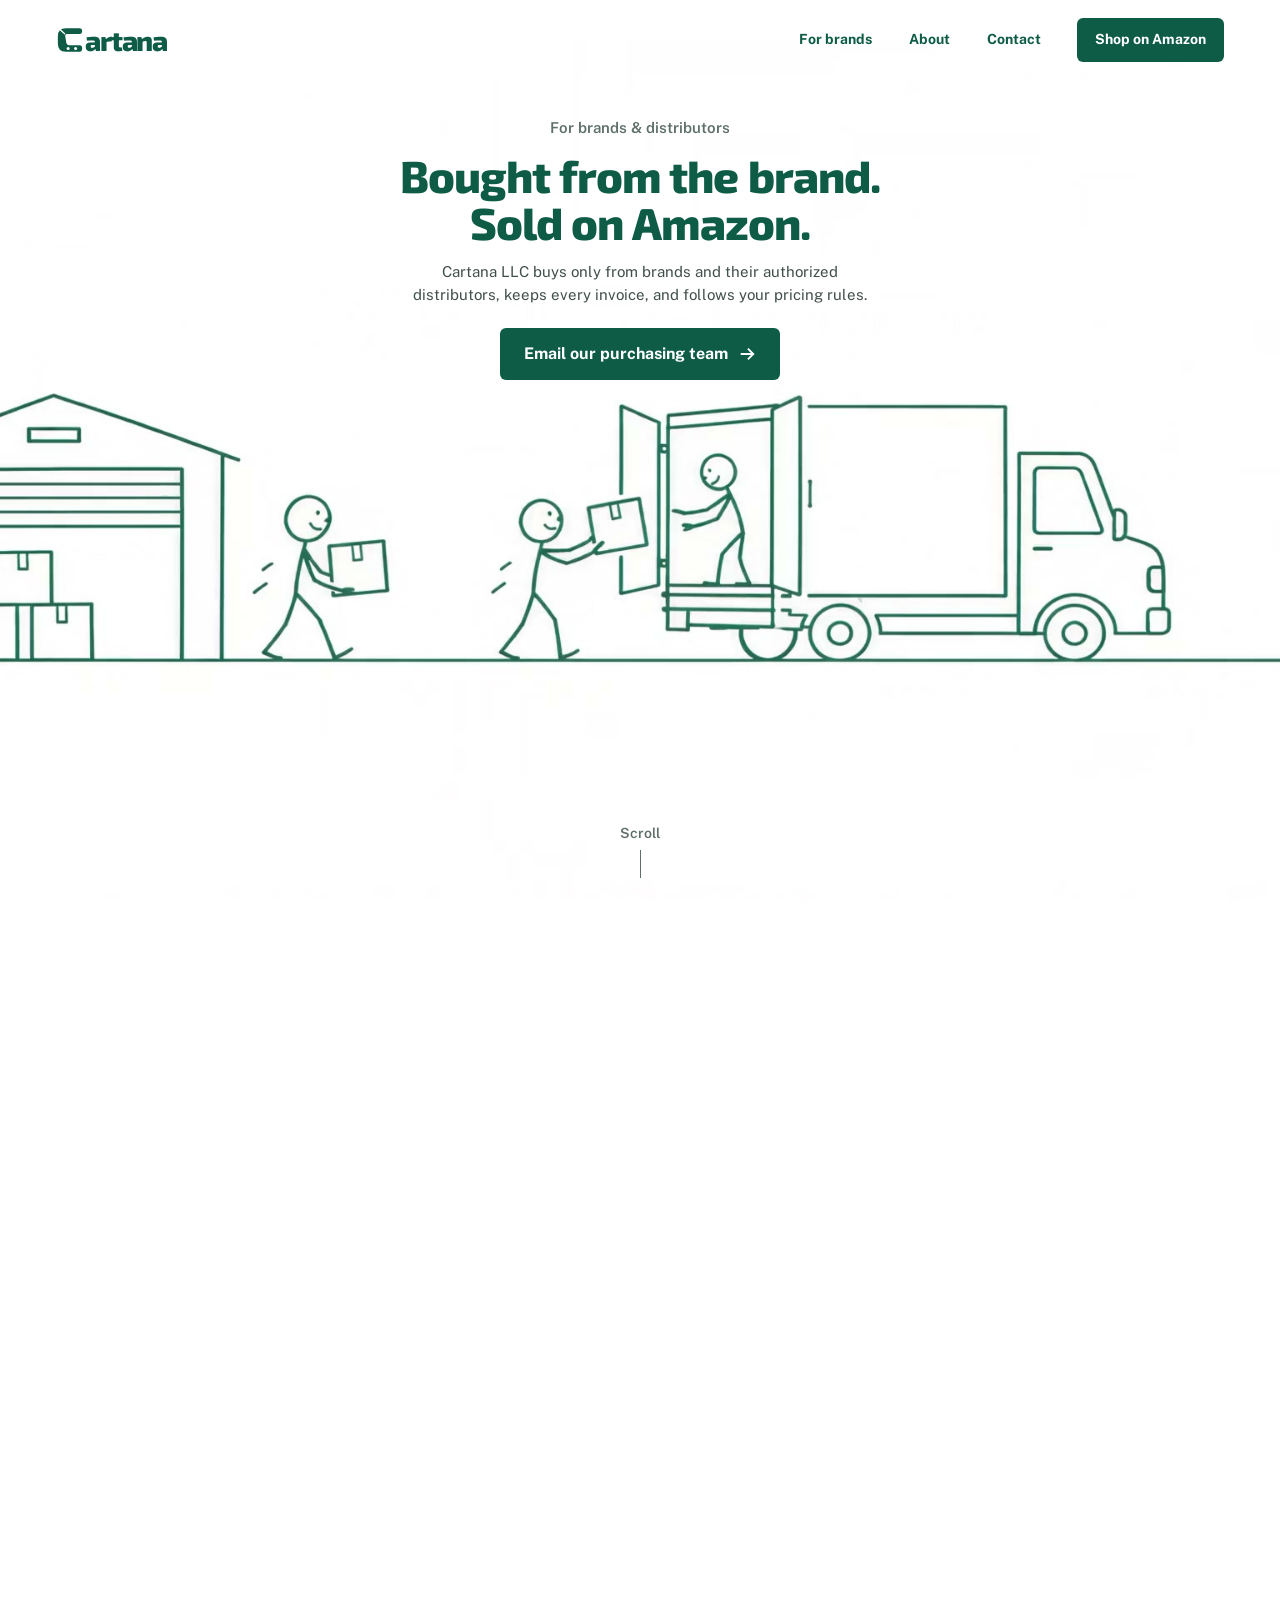
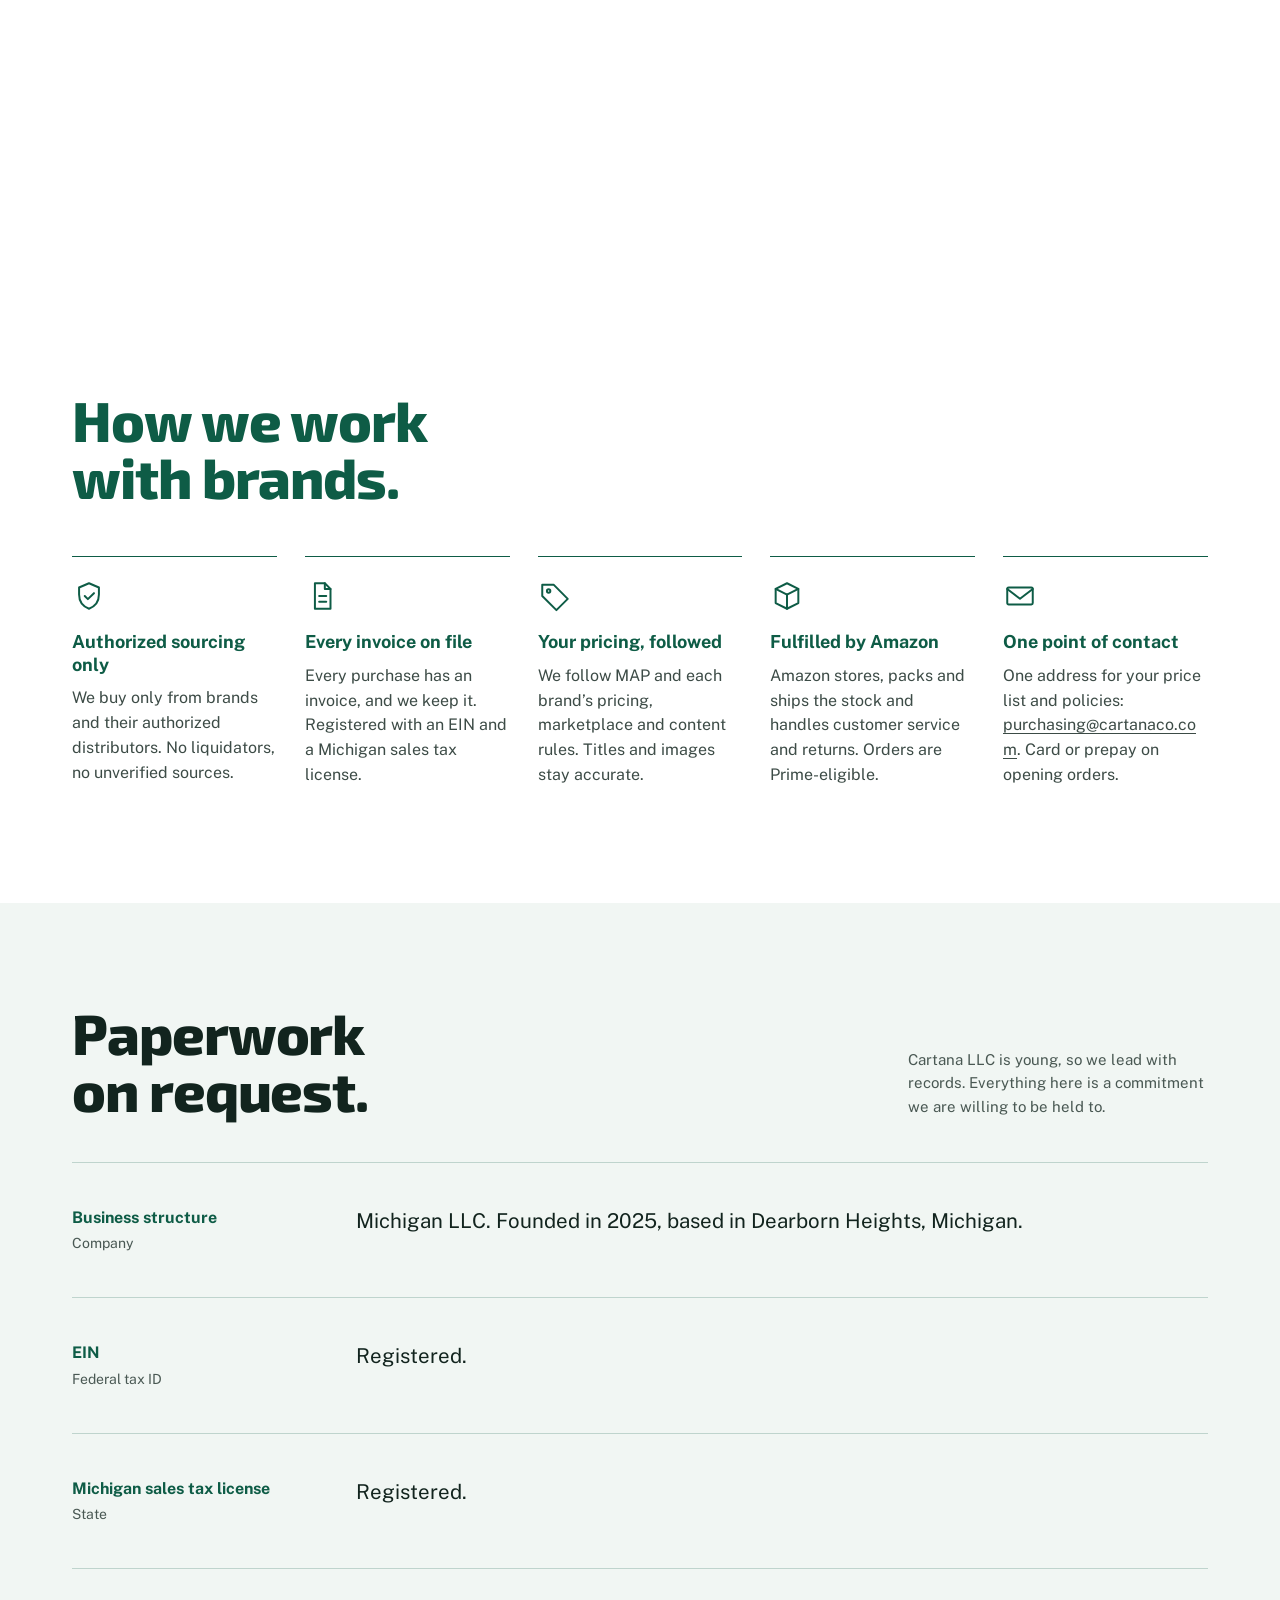
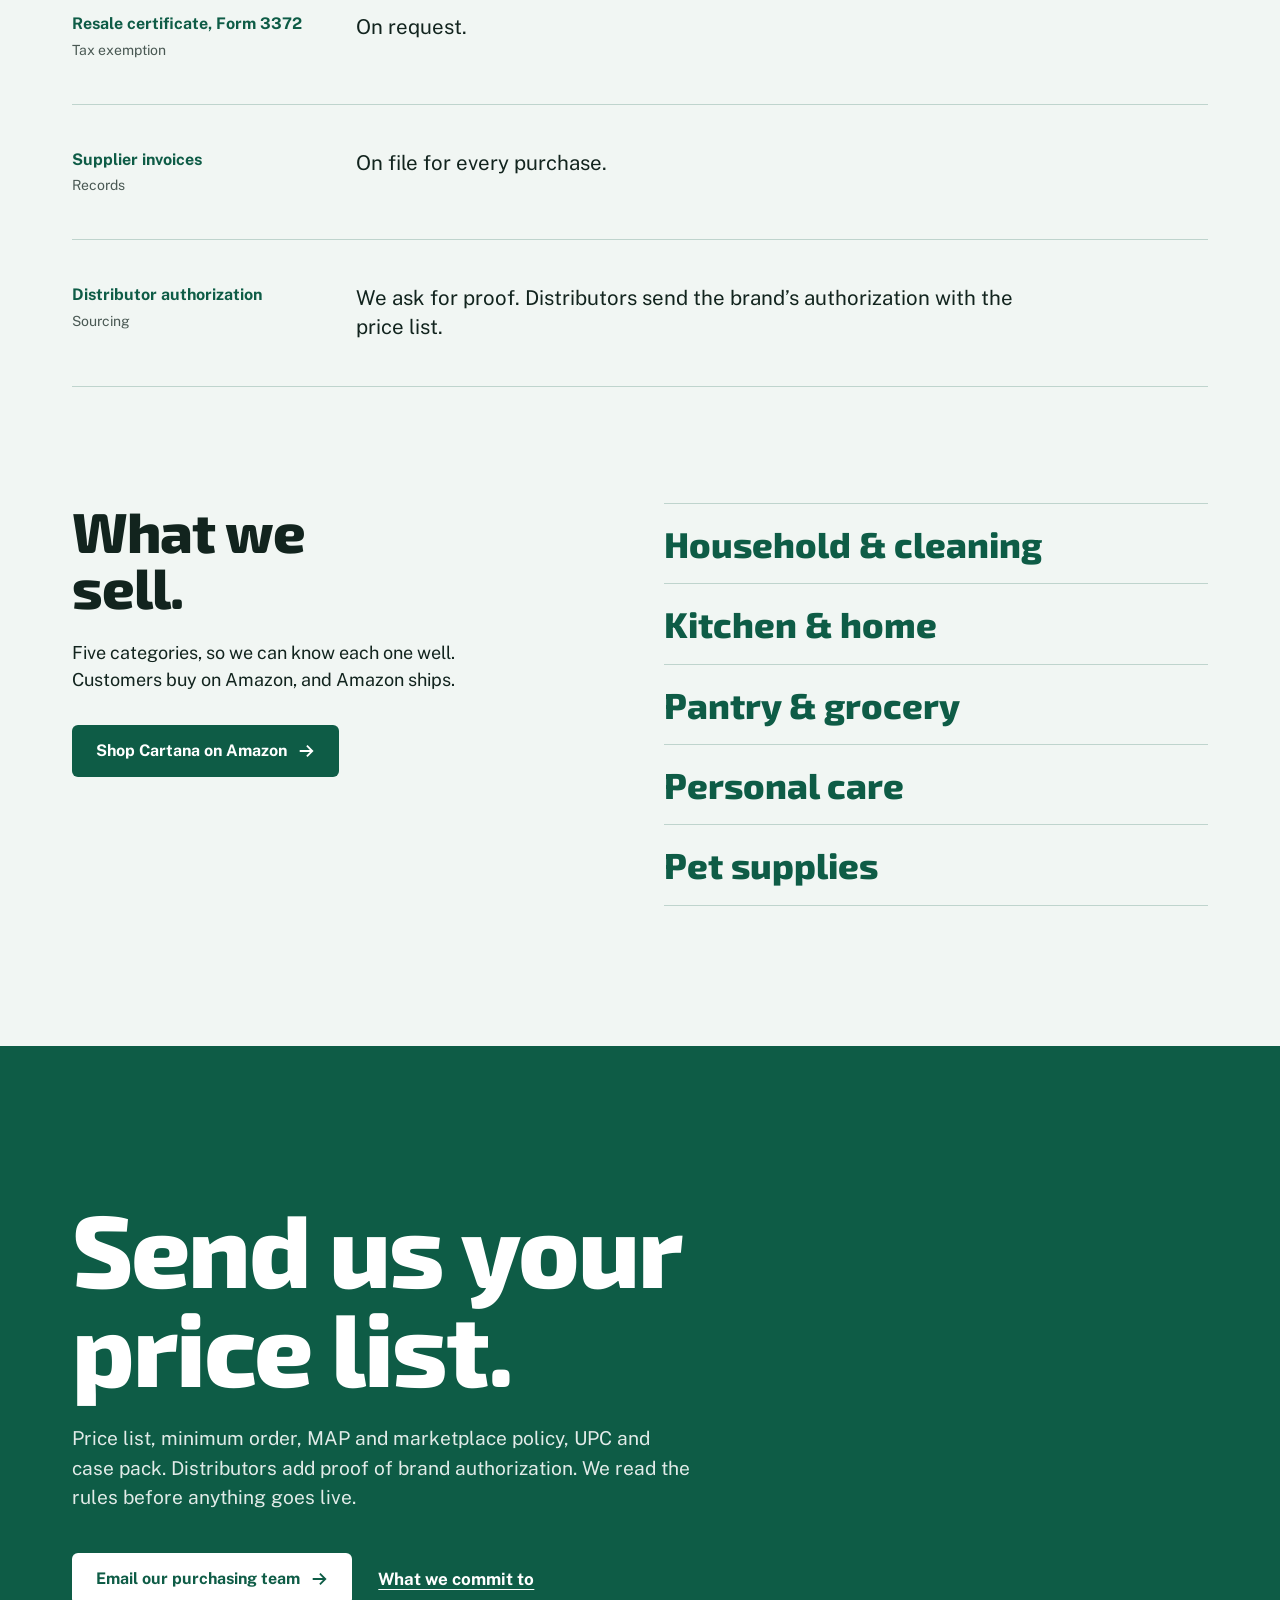
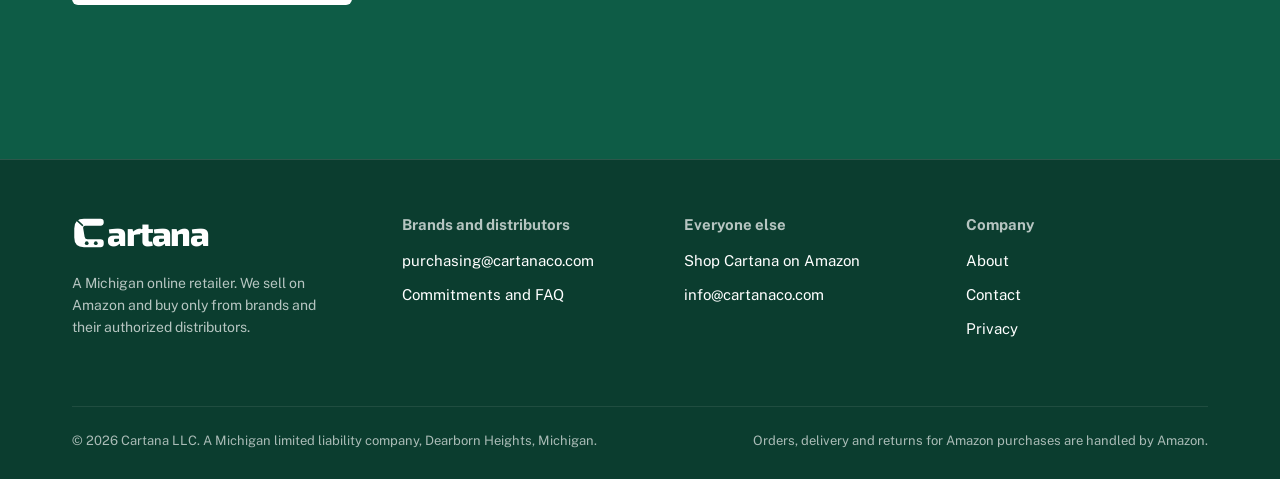
<file: index.html>
<!doctype html>
<html lang="en">
<head>
<meta charset="utf-8">
<meta name="viewport" content="width=device-width, initial-scale=1">
<title>Cartana LLC | Michigan Amazon retailer buying from authorized brands and distributors</title>
<meta name="description" content="Cartana LLC is a Michigan online retailer on Amazon. We buy only from brands and their authorized distributors, keep every invoice, follow MAP, and ship through Fulfillment by Amazon.">
<link rel="canonical" href="https://cartanaco.com/">
<meta property="og:type" content="website">
<meta property="og:site_name" content="Cartana LLC">
<meta property="og:title" content="Cartana LLC | Michigan Amazon retailer buying from authorized brands and distributors">
<meta property="og:description" content="Cartana LLC is a Michigan online retailer on Amazon. We buy only from brands and their authorized distributors, keep every invoice, follow MAP, and ship through Fulfillment by Amazon.">
<meta property="og:url" content="https://cartanaco.com/">
<meta property="og:image" content="https://cartanaco.com/assets/brand/og.png">
<meta property="og:image:width" content="1200">
<meta property="og:image:height" content="630">
<meta name="twitter:card" content="summary_large_image">
<meta name="theme-color" content="#ffffff">
<link rel="icon" href="assets/brand/favicon.svg" type="image/svg+xml">
<link rel="apple-touch-icon" href="assets/brand/cartana-icon-180.png">
<link rel="preload" href="assets/media/lineart-poster.jpg" as="image" fetchpriority="high">
<link rel="preload" href="assets/fonts/exo2-800.woff2" as="font" type="font/woff2" crossorigin>
<link rel="preload" href="assets/fonts/publicsans.woff2" as="font" type="font/woff2" crossorigin>
<link rel="stylesheet" href="assets/css/site.css">
<script src="assets/js/site.js" defer></script>
<script type="application/ld+json">{"@context":"https://schema.org","@type":"Organization","name":"Cartana LLC","alternateName":"Cartana","url":"https://cartanaco.com/","logo":"https://cartanaco.com/assets/brand/cartana-icon-512.png","email":"info@cartanaco.com","description":"Cartana LLC is a Michigan online retailer that sells on Amazon and buys only from brands and their authorized distributors.","areaServed":"US","address":{"@type":"PostalAddress","addressLocality":"Dearborn Heights","addressRegion":"MI","addressCountry":"US"},"contactPoint":[{"@type":"ContactPoint","contactType":"purchasing","email":"purchasing@cartanaco.com"},{"@type":"ContactPoint","contactType":"customer support","email":"info@cartanaco.com"}],"sameAs":["https://www.amazon.com/sp?seller=A2I8DEJ6YLMYXH"]}</script>
</head>
<body>
<a class="skip" href="#main">Skip to content</a>
<svg width="0" height="0" style="position:absolute" aria-hidden="true" focusable="false"><defs><mask id="ct-cut"><rect width="120" height="120" fill="#fff"/><circle cx="52" cy="96" r="6.5" fill="#000"/><circle cx="84" cy="96" r="6.5" fill="#000"/><path d="M37 33 L15 13" stroke="#000" stroke-width="5.5" stroke-linecap="round"/></mask><symbol id="ct-mark" viewBox="0 0 120 120"><path mask="url(#ct-cut)" d="M42 10 H101 Q112 10 112 21 V23 Q112 34 101 34 H47 Q38 34 39.476 42.874 L44.524 73.126 Q46 82 55 82 H101 Q112 82 112 93 V99 Q112 110 101 110 H42 Q8 110 8 76 V44 Q8 10 42 10 Z"/></symbol></defs></svg>
<header class="top"><a class="wm" href="index.html" aria-label="Cartana, home"><svg viewBox="0 0 120 120" aria-hidden="true" focusable="false"><use href="#ct-mark"/></svg><span aria-hidden="true">artana</span></a><button class="menu" type="button" aria-expanded="false" aria-controls="nav">Menu</button><nav id="nav" aria-label="Main">
<a href="brands.html">For brands</a>
<a href="about.html">About</a>
<a href="contact.html">Contact</a>
<a class="amz" href="https://www.amazon.com/sp?seller=A2I8DEJ6YLMYXH" rel="noopener">Shop on Amazon</a></nav></header>
<main id="main">
<div class="track" id="top" data-nav="light">
<div class="scene"><video muted playsinline preload="auto" poster="assets/media/lineart-poster.jpg" aria-hidden="true" tabindex="-1"></video>
<div class="intro"><p class="eyebrow">For brands &amp; distributors</p>
<h1><span>Bought from the brand.</span> <span>Sold on Amazon.</span></h1>
<p class="sub">Cartana LLC buys only from brands and their authorized distributors, keeps every invoice, and follows your pricing rules.</p>
<div class="actions"><a class="btn " href="mailto:purchasing@cartanaco.com?subject=Opening%20order%20inquiry&body=Hello%20Cartana%20purchasing%20team%2C%0D%0A%0D%0AI%20represent%20%5Bbrand%20or%20company%20name%5D.%20We%20would%20like%20to%20talk%20about%20an%20opening%20order.%0D%0A%0D%0APlease%20find%20our%20price%20list%2C%20minimum%20order%2C%20MAP%20%2F%20marketplace%20policy%20and%20product%20data%20(UPC%2C%20case%20pack).%20Distributors%3A%20our%20brand%20authorization%20letter%20is%20attached.%0D%0A%0D%0AThank%20you%2C%0D%0A%5BYour%20name%5D">Email our purchasing team <svg viewBox="0 0 20 20" aria-hidden="true" fill="none" stroke="currentColor" stroke-width="2"><path d="M3 10h13M11 4l6 6-6 6"/></svg></a></div></div>
<p class="hint" aria-hidden="true">Scroll</p></div>
</div>
<section class="pillars" data-nav="light" aria-labelledby="pl-h"><div class="wrap">
<h2 class="d rv" id="pl-h"><span>How we work</span><span>with brands.</span></h2>
<ul><li class="rv"><svg viewBox="0 0 24 24" aria-hidden="true"><path d="M12 3l7 3v5c0 5-3 8.5-7 10-4-1.5-7-5-7-10V6z"/><path d="M9 12l2.2 2.2L15.5 10"/></svg><h3>Authorized sourcing only</h3><p>We buy only from brands and their authorized distributors. No liquidators, no unverified sources.</p></li><li class="rv"><svg viewBox="0 0 24 24" aria-hidden="true"><path d="M7 3h7l4 4v14H7z"/><path d="M14 3v4h4"/><path d="M10 12h5M10 16h5"/></svg><h3>Every invoice on file</h3><p>Every purchase has an invoice, and we keep it. Registered with an EIN and a Michigan sales tax license.</p></li><li class="rv"><svg viewBox="0 0 24 24" aria-hidden="true"><path d="M3 12V4h8l10 10-8 8z"/><circle cx="7.5" cy="8.5" r="1.2"/></svg><h3>Your pricing, followed</h3><p>We follow MAP and each brand&rsquo;s pricing, marketplace and content rules. Titles and images stay accurate.</p></li><li class="rv"><svg viewBox="0 0 24 24" aria-hidden="true"><path d="M12 3l8 4v10l-8 4-8-4V7z"/><path d="M4 7l8 4 8-4M12 11v10"/></svg><h3>Fulfilled by Amazon</h3><p>Amazon stores, packs and ships the stock and handles customer service and returns. Orders are Prime-eligible.</p></li><li class="rv"><svg viewBox="0 0 24 24" aria-hidden="true"><rect x="3" y="6" width="18" height="12" rx="1"/><path d="M3 7l9 7 9-7"/></svg><h3>One point of contact</h3><p>One address for your price list and policies: <a href="mailto:purchasing@cartanaco.com">purchasing@cartanaco.com</a>. Card or prepay on opening orders.</p></li></ul>
</div></section>
<section class="trust" id="paperwork" data-nav="light" aria-labelledby="pw-h">
<div class="trust-in"><div class="wrap">
<div class="head"><h2 class="d" id="pw-h"><span>Paperwork</span><span>on request.</span></h2><p class="note">Cartana LLC is young, so we lead with records. Everything here is a commitment we are willing to be held to.</p></div>
<ul class="rows"><li class="rv"><div class="lab">Business structure<small>Company</small></div><div class="val">Michigan LLC. Founded in 2025, based in Dearborn Heights, Michigan.</div></li><li class="rv"><div class="lab">EIN<small>Federal tax ID</small></div><div class="val">Registered.</div></li><li class="rv"><div class="lab">Michigan sales tax license<small>State</small></div><div class="val">Registered.</div></li><li class="rv"><div class="lab">Resale certificate, Form 3372<small>Tax exemption</small></div><div class="val">On request.</div></li><li class="rv"><div class="lab">Supplier invoices<small>Records</small></div><div class="val">On file for every purchase.</div></li><li class="rv"><div class="lab">Distributor authorization<small>Sourcing</small></div><div class="val">We ask for proof. Distributors send the brand&rsquo;s authorization with the price list.</div></li></ul>
<div class="block sell rv"><div><h2 class="d"><span>What we</span><span>sell.</span></h2><p class="lead">Five categories, so we can know each one well. Customers buy on Amazon, and Amazon ships.</p><div class="actions"><a class="btn " href="https://www.amazon.com/sp?seller=A2I8DEJ6YLMYXH" rel="noopener">Shop Cartana on Amazon <svg viewBox="0 0 20 20" aria-hidden="true" fill="none" stroke="currentColor" stroke-width="2"><path d="M3 10h13M11 4l6 6-6 6"/></svg></a></div></div>
<ul><li>Household &amp; cleaning</li><li>Kitchen &amp; home</li><li>Pantry &amp; grocery</li><li>Personal care</li><li>Pet supplies</li></ul></div>
</div></div>
<div class="cta" data-nav="dark"><div class="wrap"><h2>Send us your price list.</h2><p>Price list, minimum order, MAP and marketplace policy, UPC and case pack. Distributors add proof of brand authorization. We read the rules before anything goes live.</p><div class="actions"><a class="btn lt" href="mailto:purchasing@cartanaco.com?subject=Opening%20order%20inquiry&body=Hello%20Cartana%20purchasing%20team%2C%0D%0A%0D%0AI%20represent%20%5Bbrand%20or%20company%20name%5D.%20We%20would%20like%20to%20talk%20about%20an%20opening%20order.%0D%0A%0D%0APlease%20find%20our%20price%20list%2C%20minimum%20order%2C%20MAP%20%2F%20marketplace%20policy%20and%20product%20data%20(UPC%2C%20case%20pack).%20Distributors%3A%20our%20brand%20authorization%20letter%20is%20attached.%0D%0A%0D%0AThank%20you%2C%0D%0A%5BYour%20name%5D">Email our purchasing team <svg viewBox="0 0 20 20" aria-hidden="true" fill="none" stroke="currentColor" stroke-width="2"><path d="M3 10h13M11 4l6 6-6 6"/></svg></a><a class="lnk" href="brands.html">What we commit to</a></div></div></div>
</section>
</main>
<footer class="ft" data-nav="dark"><div class="wrap"><div class="ft-grid">
<div><a class="wm" href="index.html" aria-label="Cartana, home"><svg viewBox="0 0 120 120" aria-hidden="true" focusable="false"><use href="#ct-mark"/></svg><span aria-hidden="true">artana</span></a><p class="tag">A Michigan online retailer. We sell on Amazon and buy only from brands and their authorized distributors.</p></div>
<div><h4>Brands and distributors</h4><ul><li><a href="mailto:purchasing@cartanaco.com">purchasing@cartanaco.com</a></li><li><a href="brands.html">Commitments and FAQ</a></li></ul></div>
<div><h4>Everyone else</h4><ul><li><a href="https://www.amazon.com/sp?seller=A2I8DEJ6YLMYXH" rel="noopener">Shop Cartana on Amazon</a></li><li><a href="mailto:info@cartanaco.com">info@cartanaco.com</a></li></ul></div>
<div><h4>Company</h4><ul><li><a href="about.html">About</a></li><li><a href="contact.html">Contact</a></li><li><a href="privacy.html">Privacy</a></li></ul></div>
</div><div class="ft-legal"><span>&copy; 2026 Cartana LLC. A Michigan limited liability company, Dearborn Heights, Michigan.</span><span>Orders, delivery and returns for Amazon purchases are handled by Amazon.</span></div></div></footer>
</body>
</html>
</file>
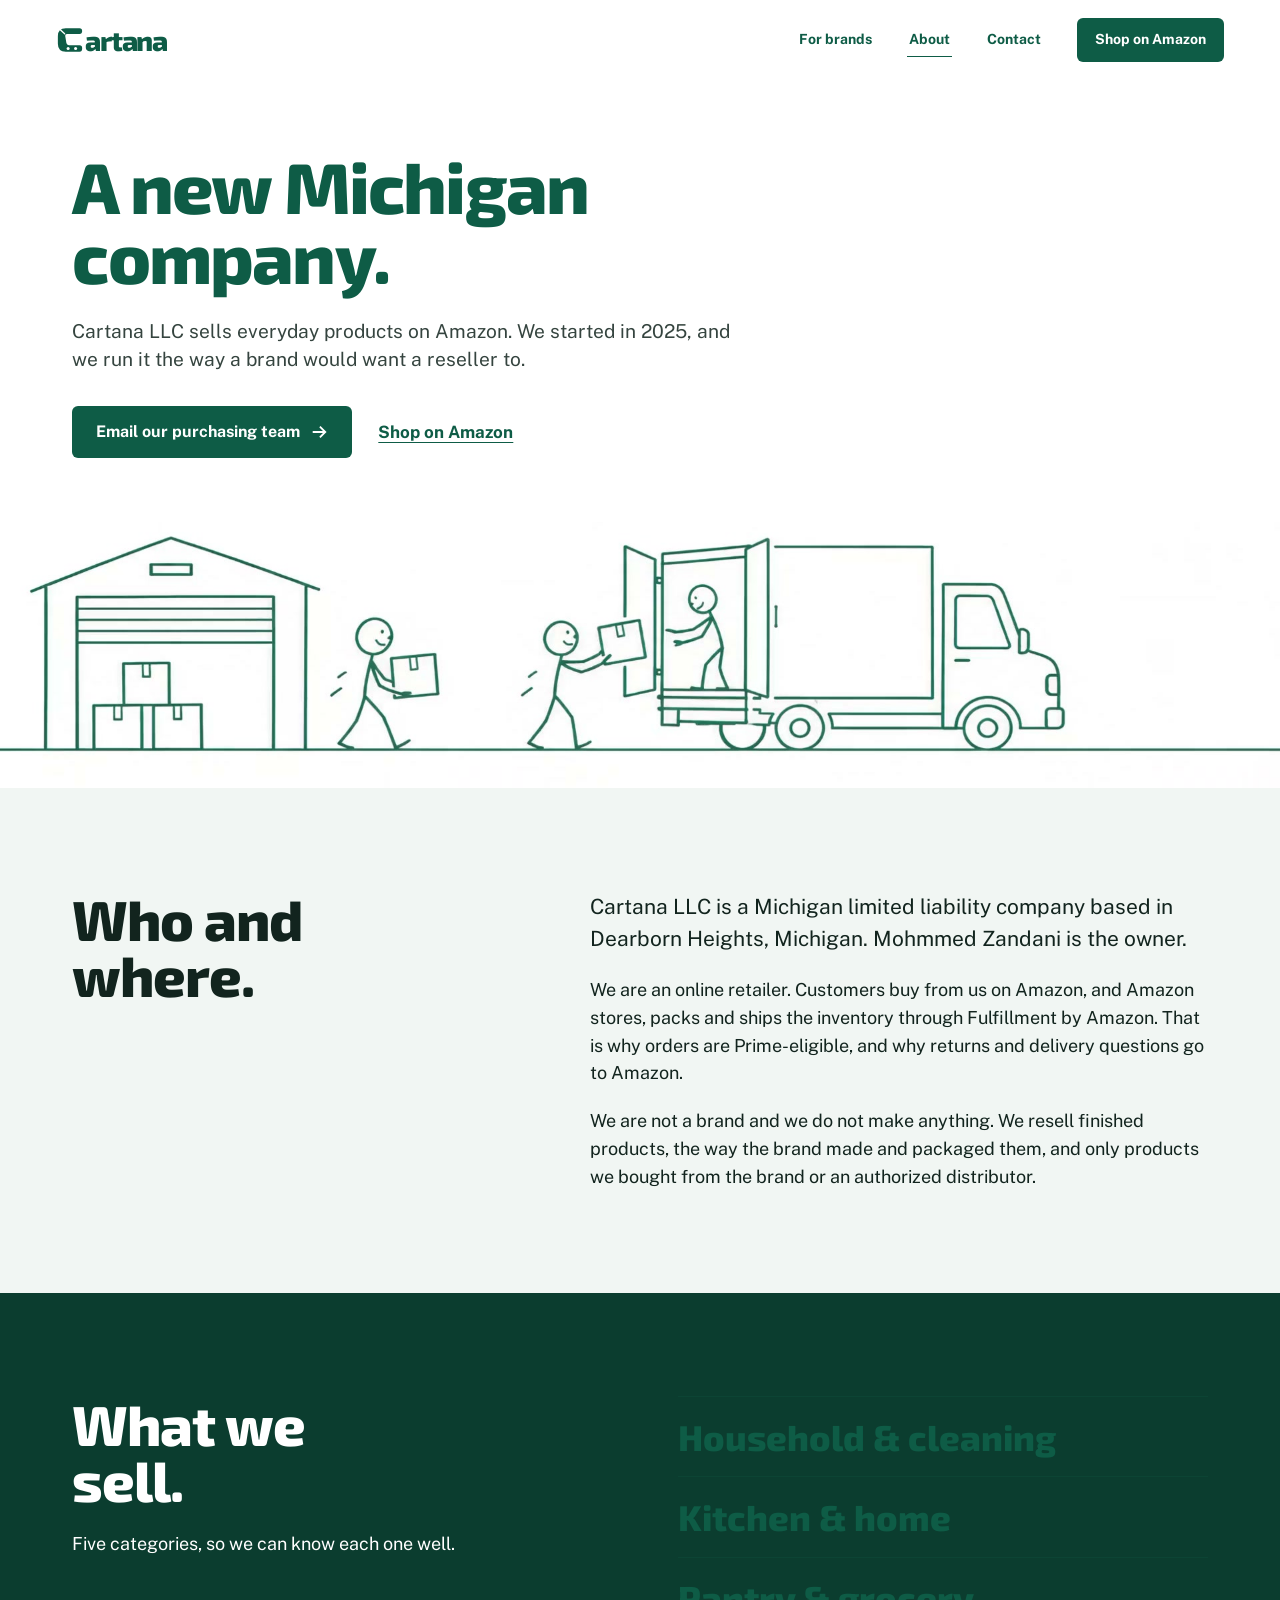
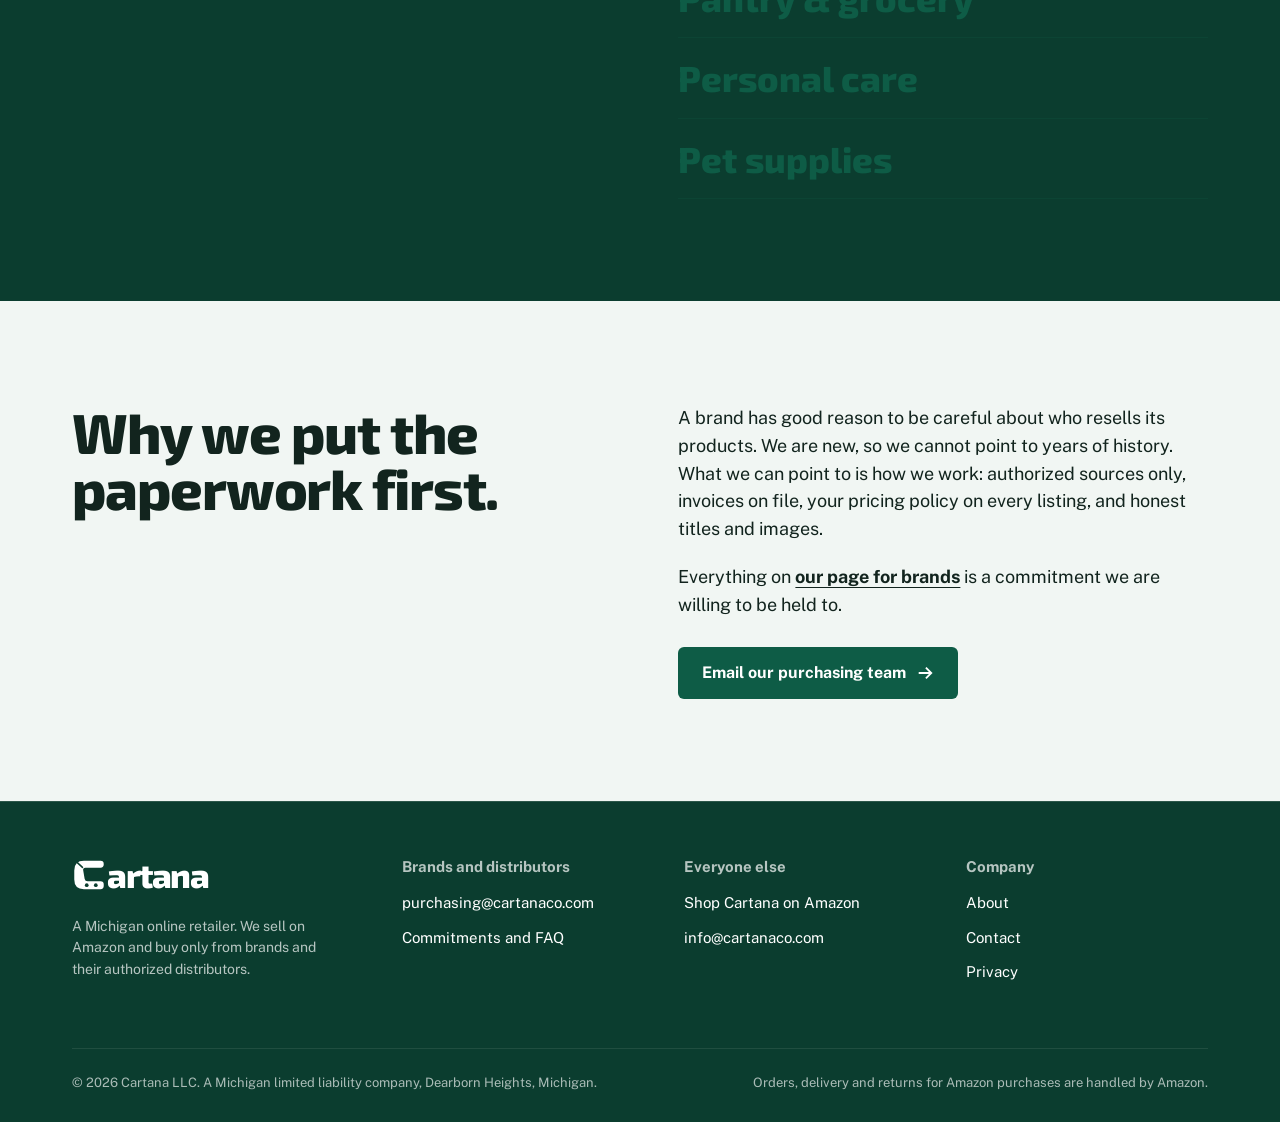
<file: about.html>
<!doctype html>
<html lang="en">
<head>
<meta charset="utf-8">
<meta name="viewport" content="width=device-width, initial-scale=1">
<title>About Cartana LLC | A new Michigan Amazon retailer, founded 2025</title>
<meta name="description" content="Cartana LLC is a Michigan limited liability company in Dearborn Heights, founded in 2025. We sell household, kitchen, pantry, personal care and pet products on Amazon, fulfilled by Amazon.">
<link rel="canonical" href="https://cartanaco.com/about.html">
<meta property="og:type" content="website">
<meta property="og:site_name" content="Cartana LLC">
<meta property="og:title" content="About Cartana LLC | A new Michigan Amazon retailer, founded 2025">
<meta property="og:description" content="Cartana LLC is a Michigan limited liability company in Dearborn Heights, founded in 2025. We sell household, kitchen, pantry, personal care and pet products on Amazon, fulfilled by Amazon.">
<meta property="og:url" content="https://cartanaco.com/about.html">
<meta property="og:image" content="https://cartanaco.com/assets/brand/og.png">
<meta property="og:image:width" content="1200">
<meta property="og:image:height" content="630">
<meta name="twitter:card" content="summary_large_image">
<meta name="theme-color" content="#ffffff">
<link rel="icon" href="assets/brand/favicon.svg" type="image/svg+xml">
<link rel="apple-touch-icon" href="assets/brand/cartana-icon-180.png">
<link rel="preload" href="assets/fonts/exo2-800.woff2" as="font" type="font/woff2" crossorigin>
<link rel="preload" href="assets/fonts/publicsans.woff2" as="font" type="font/woff2" crossorigin>
<link rel="stylesheet" href="assets/css/site.css">
<script src="assets/js/site.js" defer></script>
<script type="application/ld+json">{"@context":"https://schema.org","@type":"Organization","name":"Cartana LLC","alternateName":"Cartana","url":"https://cartanaco.com/","logo":"https://cartanaco.com/assets/brand/cartana-icon-512.png","email":"info@cartanaco.com","description":"Cartana LLC is a Michigan online retailer that sells on Amazon and buys only from brands and their authorized distributors.","areaServed":"US","address":{"@type":"PostalAddress","addressLocality":"Dearborn Heights","addressRegion":"MI","addressCountry":"US"},"contactPoint":[{"@type":"ContactPoint","contactType":"purchasing","email":"purchasing@cartanaco.com"},{"@type":"ContactPoint","contactType":"customer support","email":"info@cartanaco.com"}],"sameAs":["https://www.amazon.com/sp?seller=A2I8DEJ6YLMYXH"]}</script>
</head>
<body>
<a class="skip" href="#main">Skip to content</a>
<svg width="0" height="0" style="position:absolute" aria-hidden="true" focusable="false"><defs><mask id="ct-cut"><rect width="120" height="120" fill="#fff"/><circle cx="52" cy="96" r="6.5" fill="#000"/><circle cx="84" cy="96" r="6.5" fill="#000"/><path d="M37 33 L15 13" stroke="#000" stroke-width="5.5" stroke-linecap="round"/></mask><symbol id="ct-mark" viewBox="0 0 120 120"><path mask="url(#ct-cut)" d="M42 10 H101 Q112 10 112 21 V23 Q112 34 101 34 H47 Q38 34 39.476 42.874 L44.524 73.126 Q46 82 55 82 H101 Q112 82 112 93 V99 Q112 110 101 110 H42 Q8 110 8 76 V44 Q8 10 42 10 Z"/></symbol></defs></svg>
<header class="top"><a class="wm" href="index.html" aria-label="Cartana, home"><svg viewBox="0 0 120 120" aria-hidden="true" focusable="false"><use href="#ct-mark"/></svg><span aria-hidden="true">artana</span></a><button class="menu" type="button" aria-expanded="false" aria-controls="nav">Menu</button><nav id="nav" aria-label="Main">
<a href="brands.html">For brands</a>
<a href="about.html" aria-current="page">About</a>
<a href="contact.html">Contact</a>
<a class="amz" href="https://www.amazon.com/sp?seller=A2I8DEJ6YLMYXH" rel="noopener">Shop on Amazon</a></nav></header>
<main id="main">
<section class="phero short" data-nav="light"><div class="wrap"><h1><span>A new Michigan</span><span>company.</span></h1><p class="lead">Cartana LLC sells everyday products on Amazon. We started in 2025, and we run it the way a brand would want a reseller to.</p><div class="actions"><a class="btn " href="mailto:purchasing@cartanaco.com?subject=Opening%20order%20inquiry&body=Hello%20Cartana%20purchasing%20team%2C%0D%0A%0D%0AI%20represent%20%5Bbrand%20or%20company%20name%5D.%20We%20would%20like%20to%20talk%20about%20an%20opening%20order.%0D%0A%0D%0APlease%20find%20our%20price%20list%2C%20minimum%20order%2C%20MAP%20%2F%20marketplace%20policy%20and%20product%20data%20(UPC%2C%20case%20pack).%20Distributors%3A%20our%20brand%20authorization%20letter%20is%20attached.%0D%0A%0D%0AThank%20you%2C%0D%0A%5BYour%20name%5D">Email our purchasing team <svg viewBox="0 0 20 20" aria-hidden="true" fill="none" stroke="currentColor" stroke-width="2"><path d="M3 10h13M11 4l6 6-6 6"/></svg></a><a class="lnk" href="https://www.amazon.com/sp?seller=A2I8DEJ6YLMYXH" rel="noopener">Shop on Amazon</a></div></div></section>
<section class="sec" data-nav="light" aria-labelledby="w-h"><div class="wrap"><div class="two"><div><h2 class="d rv" id="w-h"><span>Who and</span><span>where.</span></h2></div><div class="copy">
<p class="rv" style="font-size:21px">Cartana LLC is a Michigan limited liability company based in Dearborn Heights, Michigan. Mohmmed Zandani is the owner.</p>
<p class="rv">We are an online retailer. Customers buy from us on Amazon, and Amazon stores, packs and ships the inventory through Fulfillment by Amazon. That is why orders are Prime-eligible, and why returns and delivery questions go to Amazon.</p>
<p class="rv">We are not a brand and we do not make anything. We resell finished products, the way the brand made and packaged them, and only products we bought from the brand or an authorized distributor.</p></div></div></div></section>
<section class="sec dk" data-nav="dark" aria-labelledby="k-h"><div class="wrap"><div class="sell two eq" style="display:grid"><div><h2 class="d rv" id="k-h" style="color:var(--cream)"><span>What we</span><span>sell.</span></h2><p class="lead rv" style="margin-top:22px">Five categories, so we can know each one well.</p></div>
<ul class="dkl"><li class="rv">Household &amp; cleaning</li><li class="rv">Kitchen &amp; home</li><li class="rv">Pantry &amp; grocery</li><li class="rv">Personal care</li><li class="rv">Pet supplies</li></ul></div></div></section>
<section class="sec" data-nav="light" aria-labelledby="y-h"><div class="wrap"><div class="two eq"><div><h2 class="d rv" id="y-h"><span>Why we put the</span><span>paperwork first.</span></h2></div><div class="copy">
<p class="rv">A brand has good reason to be careful about who resells its products. We are new, so we cannot point to years of history. What we can point to is how we work: authorized sources only, invoices on file, your pricing policy on every listing, and honest titles and images.</p>
<p class="rv">Everything on <a class="lnk" href="brands.html">our page for brands</a> is a commitment we are willing to be held to.</p>
<div class="actions rv" style="margin-top:28px"><a class="btn " href="mailto:purchasing@cartanaco.com?subject=Opening%20order%20inquiry&body=Hello%20Cartana%20purchasing%20team%2C%0D%0A%0D%0AI%20represent%20%5Bbrand%20or%20company%20name%5D.%20We%20would%20like%20to%20talk%20about%20an%20opening%20order.%0D%0A%0D%0APlease%20find%20our%20price%20list%2C%20minimum%20order%2C%20MAP%20%2F%20marketplace%20policy%20and%20product%20data%20(UPC%2C%20case%20pack).%20Distributors%3A%20our%20brand%20authorization%20letter%20is%20attached.%0D%0A%0D%0AThank%20you%2C%0D%0A%5BYour%20name%5D">Email our purchasing team <svg viewBox="0 0 20 20" aria-hidden="true" fill="none" stroke="currentColor" stroke-width="2"><path d="M3 10h13M11 4l6 6-6 6"/></svg></a></div></div></div></div></section>
</main>
<footer class="ft" data-nav="dark"><div class="wrap"><div class="ft-grid">
<div><a class="wm" href="index.html" aria-label="Cartana, home"><svg viewBox="0 0 120 120" aria-hidden="true" focusable="false"><use href="#ct-mark"/></svg><span aria-hidden="true">artana</span></a><p class="tag">A Michigan online retailer. We sell on Amazon and buy only from brands and their authorized distributors.</p></div>
<div><h4>Brands and distributors</h4><ul><li><a href="mailto:purchasing@cartanaco.com">purchasing@cartanaco.com</a></li><li><a href="brands.html">Commitments and FAQ</a></li></ul></div>
<div><h4>Everyone else</h4><ul><li><a href="https://www.amazon.com/sp?seller=A2I8DEJ6YLMYXH" rel="noopener">Shop Cartana on Amazon</a></li><li><a href="mailto:info@cartanaco.com">info@cartanaco.com</a></li></ul></div>
<div><h4>Company</h4><ul><li><a href="about.html">About</a></li><li><a href="contact.html">Contact</a></li><li><a href="privacy.html">Privacy</a></li></ul></div>
</div><div class="ft-legal"><span>&copy; 2026 Cartana LLC. A Michigan limited liability company, Dearborn Heights, Michigan.</span><span>Orders, delivery and returns for Amazon purchases are handled by Amazon.</span></div></div></footer>
</body>
</html>
</file>
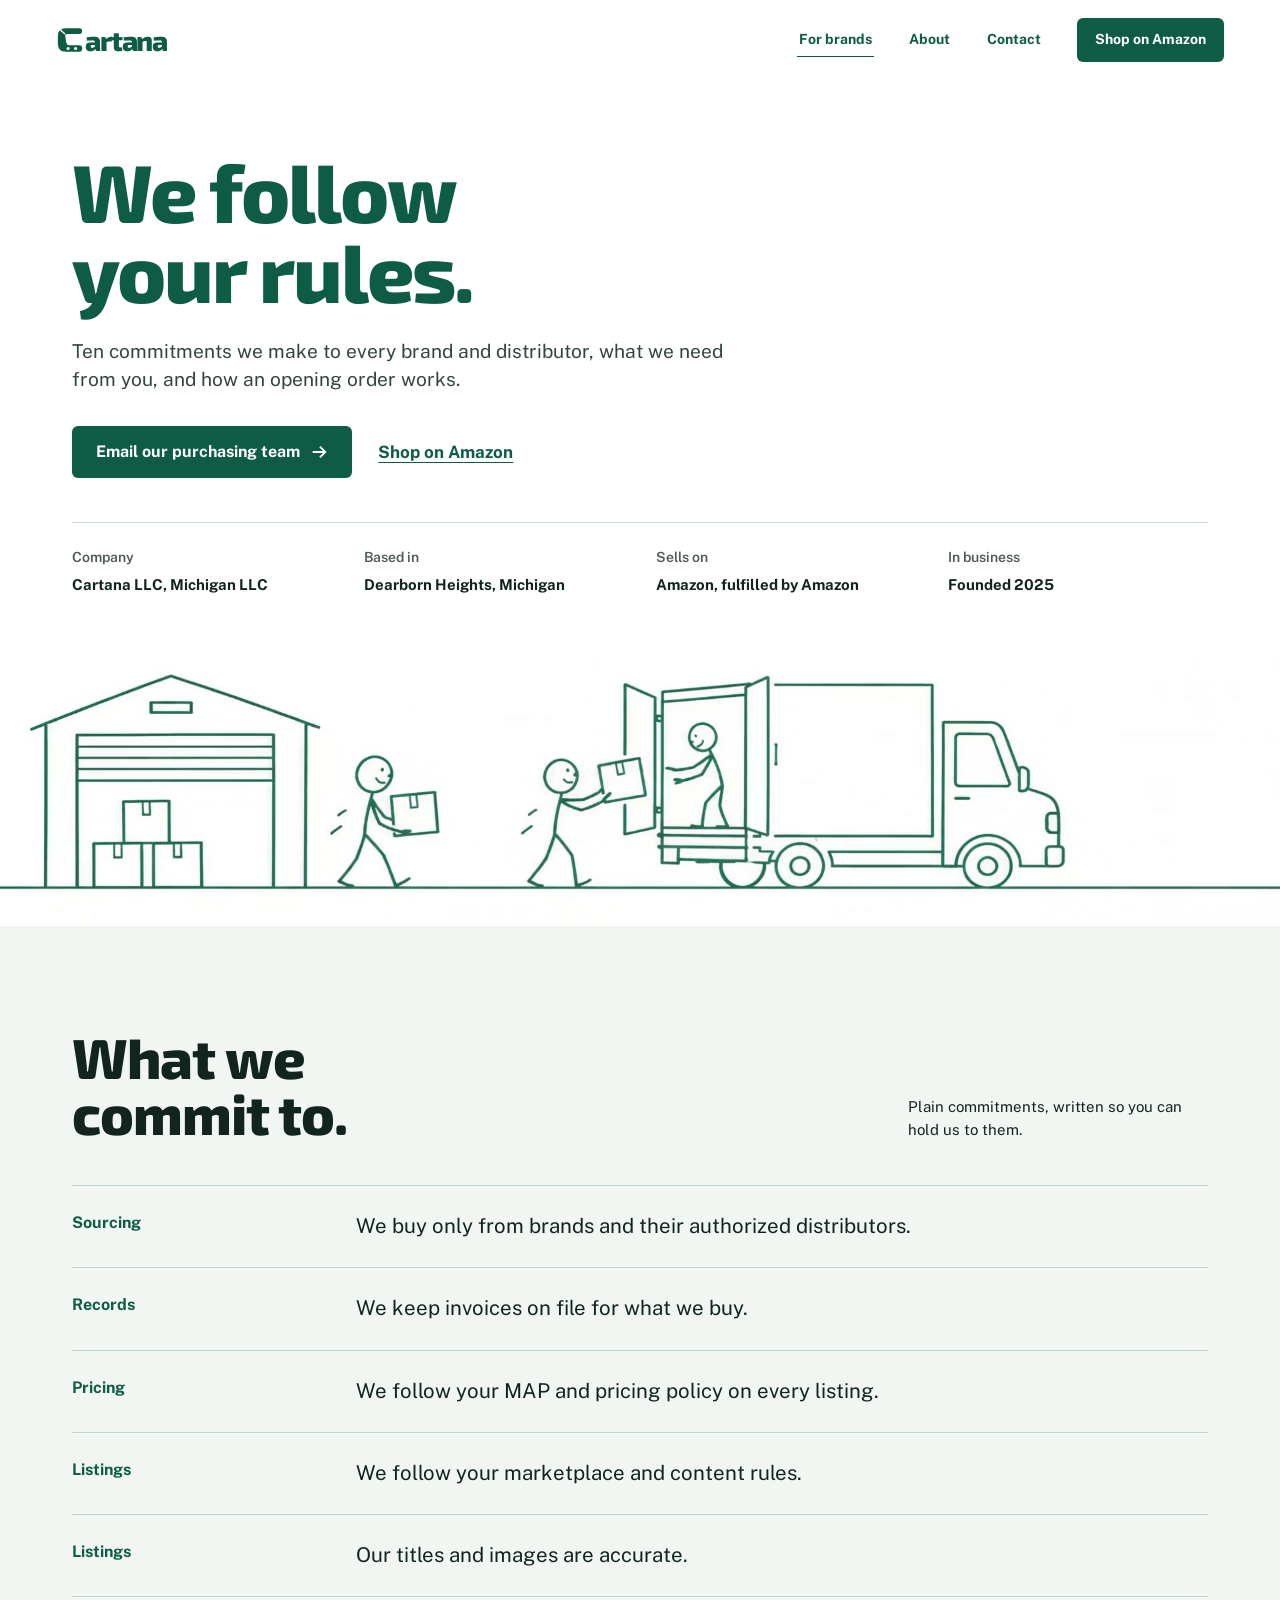
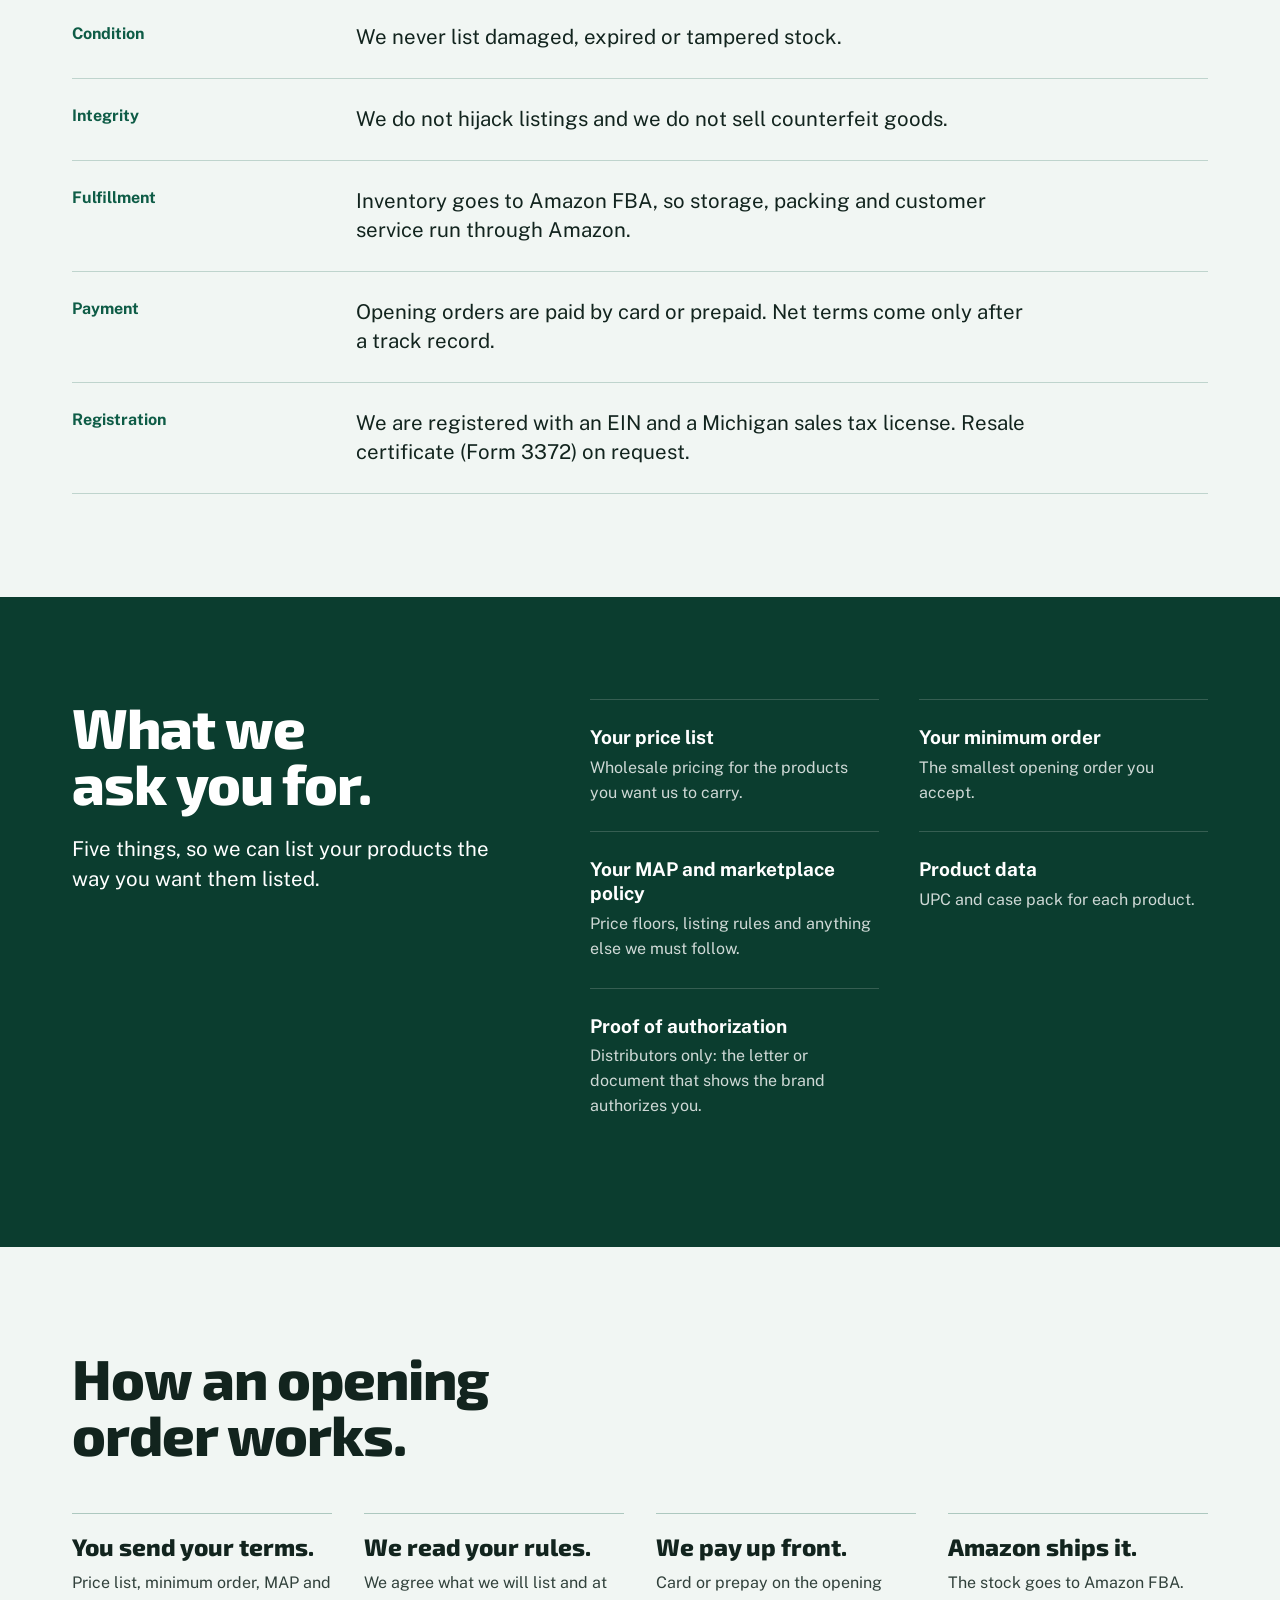
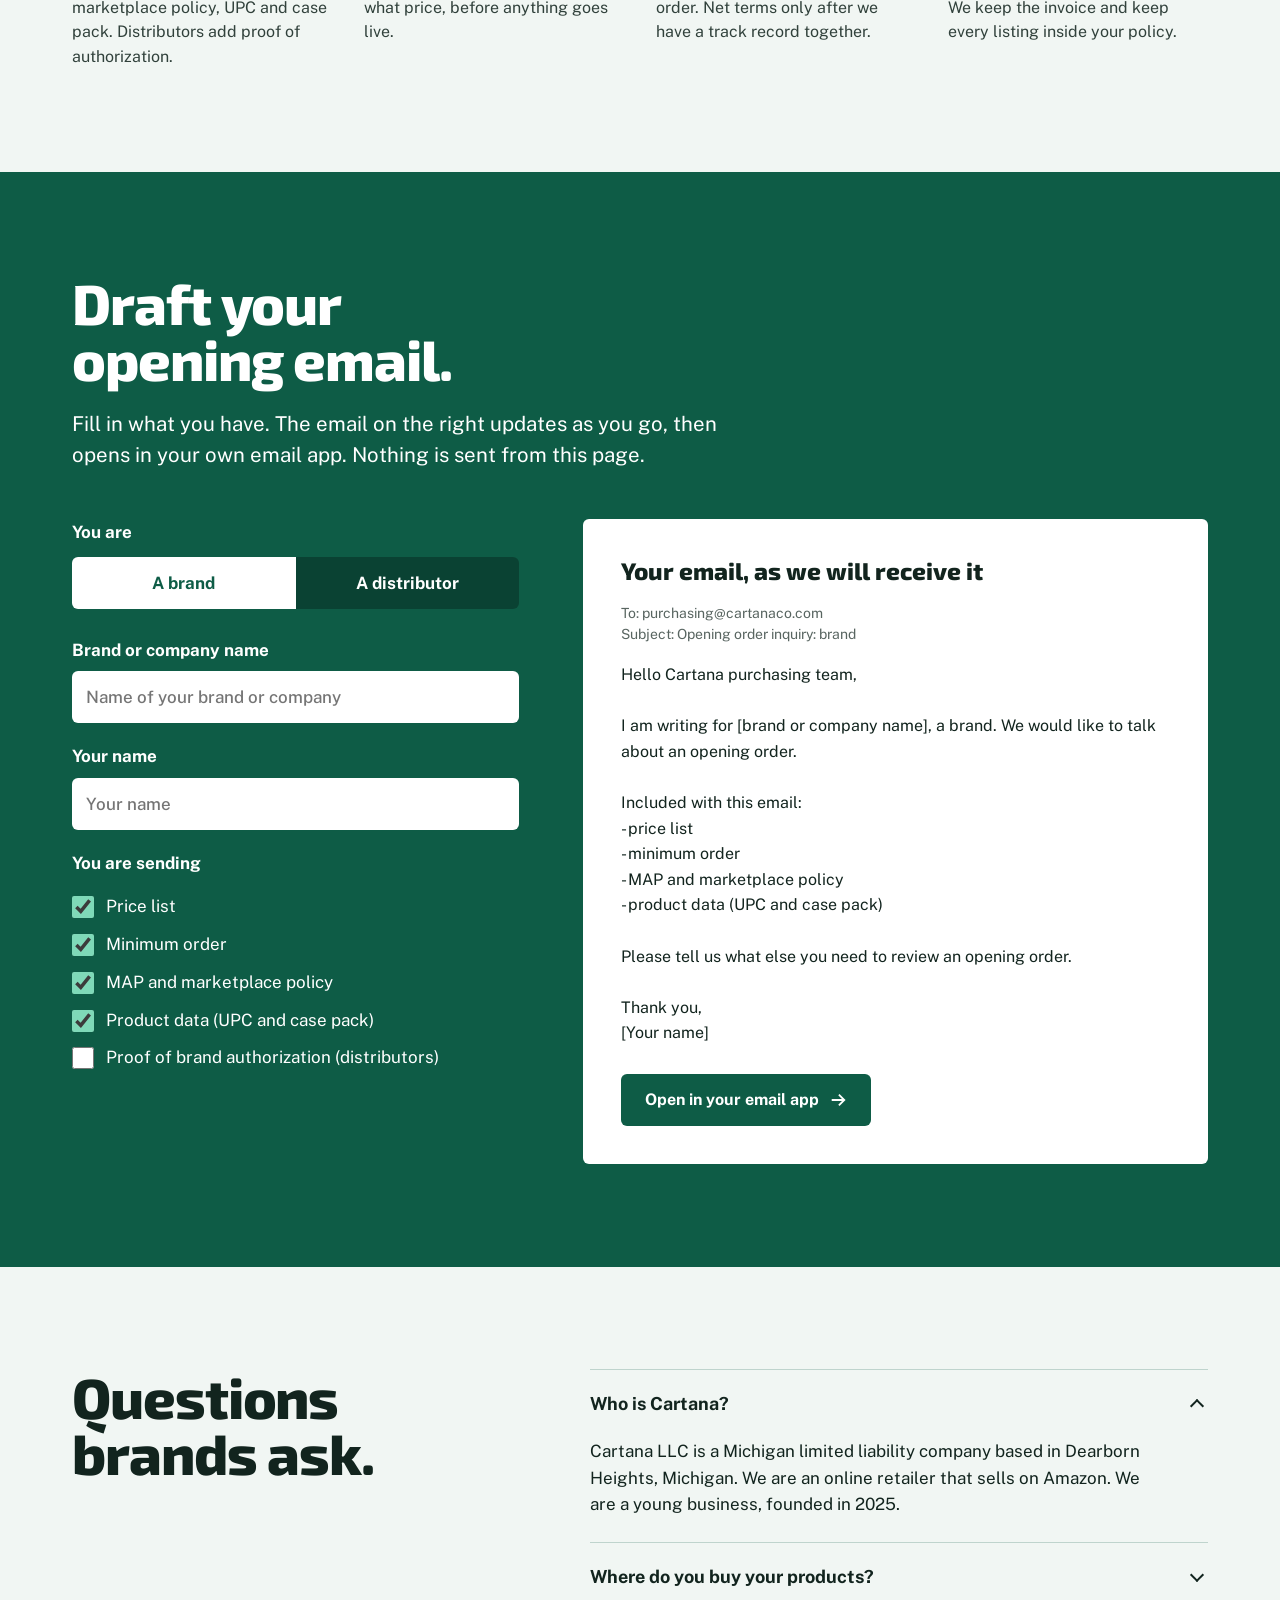
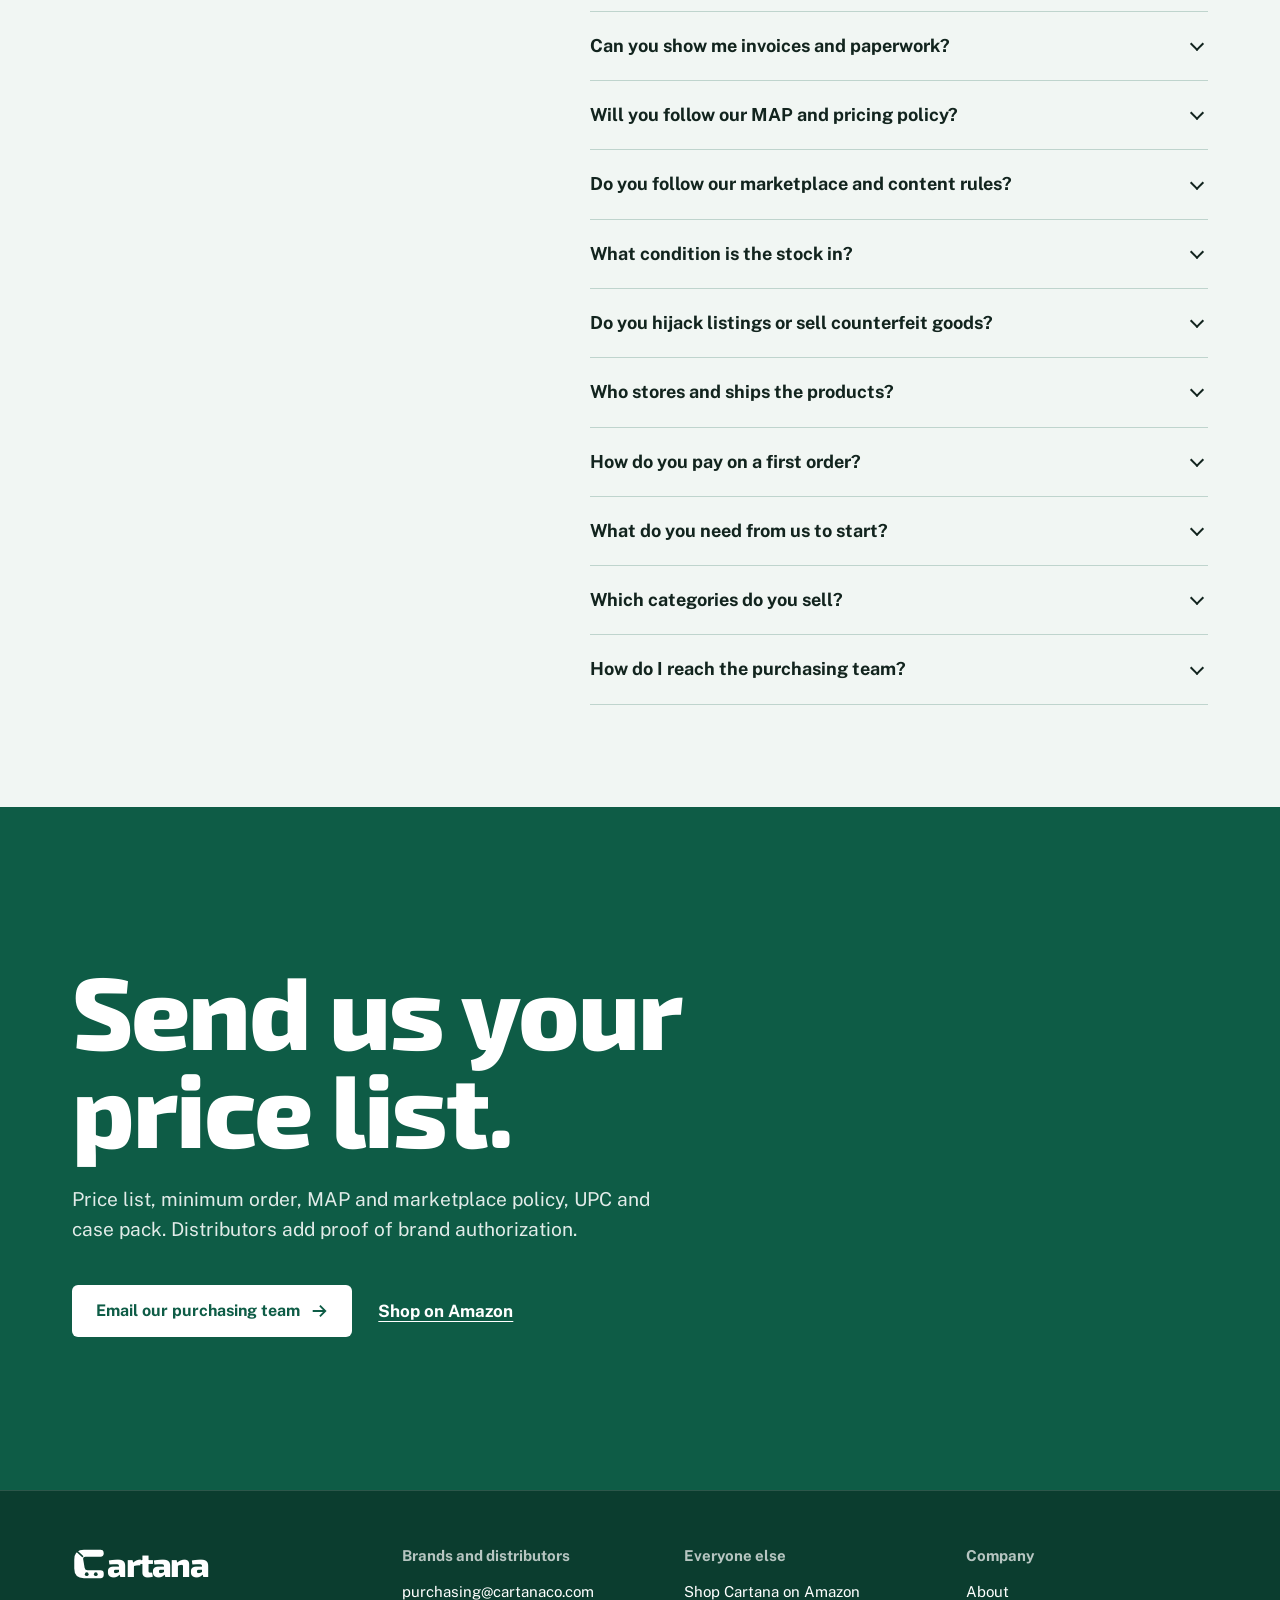
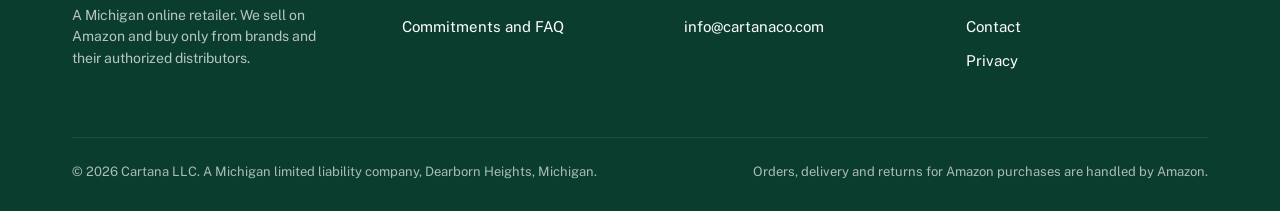
<file: brands.html>
<!doctype html>
<html lang="en">
<head>
<meta charset="utf-8">
<meta name="viewport" content="width=device-width, initial-scale=1">
<title>For brands and distributors | Cartana LLC wholesale and authorized reseller terms</title>
<meta name="description" content="How Cartana LLC works with brands and authorized distributors: authorized sourcing, invoices on file, MAP compliance, Amazon FBA fulfillment, prepaid opening orders and what we need to start.">
<link rel="canonical" href="https://cartanaco.com/brands.html">
<meta property="og:type" content="website">
<meta property="og:site_name" content="Cartana LLC">
<meta property="og:title" content="For brands and distributors | Cartana LLC wholesale and authorized reseller terms">
<meta property="og:description" content="How Cartana LLC works with brands and authorized distributors: authorized sourcing, invoices on file, MAP compliance, Amazon FBA fulfillment, prepaid opening orders and what we need to start.">
<meta property="og:url" content="https://cartanaco.com/brands.html">
<meta property="og:image" content="https://cartanaco.com/assets/brand/og.png">
<meta property="og:image:width" content="1200">
<meta property="og:image:height" content="630">
<meta name="twitter:card" content="summary_large_image">
<meta name="theme-color" content="#ffffff">
<link rel="icon" href="assets/brand/favicon.svg" type="image/svg+xml">
<link rel="apple-touch-icon" href="assets/brand/cartana-icon-180.png">
<link rel="preload" href="assets/fonts/exo2-800.woff2" as="font" type="font/woff2" crossorigin>
<link rel="preload" href="assets/fonts/publicsans.woff2" as="font" type="font/woff2" crossorigin>
<link rel="stylesheet" href="assets/css/site.css">
<script src="assets/js/site.js" defer></script>
<script type="application/ld+json">{"@context":"https://schema.org","@type":"Organization","name":"Cartana LLC","alternateName":"Cartana","url":"https://cartanaco.com/","logo":"https://cartanaco.com/assets/brand/cartana-icon-512.png","email":"info@cartanaco.com","description":"Cartana LLC is a Michigan online retailer that sells on Amazon and buys only from brands and their authorized distributors.","areaServed":"US","address":{"@type":"PostalAddress","addressLocality":"Dearborn Heights","addressRegion":"MI","addressCountry":"US"},"contactPoint":[{"@type":"ContactPoint","contactType":"purchasing","email":"purchasing@cartanaco.com"},{"@type":"ContactPoint","contactType":"customer support","email":"info@cartanaco.com"}],"sameAs":["https://www.amazon.com/sp?seller=A2I8DEJ6YLMYXH"]}</script>
<script type="application/ld+json">{"@context":"https://schema.org","@type":"FAQPage","mainEntity":[{"@type":"Question","name":"Who is Cartana?","acceptedAnswer":{"@type":"Answer","text":"Cartana LLC is a Michigan limited liability company based in Dearborn Heights, Michigan. We are an online retailer that sells on Amazon. We are a young business, founded in 2025."}},{"@type":"Question","name":"Where do you buy your products?","acceptedAnswer":{"@type":"Answer","text":"Only from brands and their authorized distributors. We do not buy from liquidators, other resellers or unverified sources."}},{"@type":"Question","name":"Can you show me invoices and paperwork?","acceptedAnswer":{"@type":"Answer","text":"We keep the invoice for every purchase. We are registered with an EIN and a Michigan sales tax license, and our resale certificate (Form 3372) is available on request."}},{"@type":"Question","name":"Will you follow our MAP and pricing policy?","acceptedAnswer":{"@type":"Answer","text":"Yes, on every listing. Send us the policy with your price list and we price to it."}},{"@type":"Question","name":"Do you follow our marketplace and content rules?","acceptedAnswer":{"@type":"Answer","text":"Yes. We follow each brand’s marketplace rules and content guidelines, and our titles and images are accurate."}},{"@type":"Question","name":"What condition is the stock in?","acceptedAnswer":{"@type":"Answer","text":"We do not list damaged, expired or tampered stock."}},{"@type":"Question","name":"Do you hijack listings or sell counterfeit goods?","acceptedAnswer":{"@type":"Answer","text":"No. We do not hijack listings and we do not sell counterfeit products."}},{"@type":"Question","name":"Who stores and ships the products?","acceptedAnswer":{"@type":"Answer","text":"Amazon. Our inventory goes to Fulfillment by Amazon, so storage, packing, shipping and customer service run through Amazon and orders are Prime-eligible."}},{"@type":"Question","name":"How do you pay on a first order?","acceptedAnswer":{"@type":"Answer","text":"By card or prepayment on opening orders. We ask for net terms only after we have built a track record with you."}},{"@type":"Question","name":"What do you need from us to start?","acceptedAnswer":{"@type":"Answer","text":"A price list, your minimum order, your MAP and marketplace policy, and product data (UPC and case pack). Distributors also send proof of brand authorization."}},{"@type":"Question","name":"Which categories do you sell?","acceptedAnswer":{"@type":"Answer","text":"Household and cleaning, kitchen and home, pantry and grocery, personal care, and pet supplies."}},{"@type":"Question","name":"How do I reach the purchasing team?","acceptedAnswer":{"@type":"Answer","text":"Email purchasing@cartanaco.com. For general questions, use info@cartanaco.com."}}]}</script>
</head>
<body>
<a class="skip" href="#main">Skip to content</a>
<svg width="0" height="0" style="position:absolute" aria-hidden="true" focusable="false"><defs><mask id="ct-cut"><rect width="120" height="120" fill="#fff"/><circle cx="52" cy="96" r="6.5" fill="#000"/><circle cx="84" cy="96" r="6.5" fill="#000"/><path d="M37 33 L15 13" stroke="#000" stroke-width="5.5" stroke-linecap="round"/></mask><symbol id="ct-mark" viewBox="0 0 120 120"><path mask="url(#ct-cut)" d="M42 10 H101 Q112 10 112 21 V23 Q112 34 101 34 H47 Q38 34 39.476 42.874 L44.524 73.126 Q46 82 55 82 H101 Q112 82 112 93 V99 Q112 110 101 110 H42 Q8 110 8 76 V44 Q8 10 42 10 Z"/></symbol></defs></svg>
<header class="top"><a class="wm" href="index.html" aria-label="Cartana, home"><svg viewBox="0 0 120 120" aria-hidden="true" focusable="false"><use href="#ct-mark"/></svg><span aria-hidden="true">artana</span></a><button class="menu" type="button" aria-expanded="false" aria-controls="nav">Menu</button><nav id="nav" aria-label="Main">
<a href="brands.html" aria-current="page">For brands</a>
<a href="about.html">About</a>
<a href="contact.html">Contact</a>
<a class="amz" href="https://www.amazon.com/sp?seller=A2I8DEJ6YLMYXH" rel="noopener">Shop on Amazon</a></nav></header>
<main id="main">
<section class="phero" data-nav="light"><div class="wrap"><h1><span>We follow</span><span>your rules.</span></h1><p class="lead">Ten commitments we make to every brand and distributor, what we need from you, and how an opening order works.</p><div class="actions"><a class="btn " href="mailto:purchasing@cartanaco.com?subject=Opening%20order%20inquiry&body=Hello%20Cartana%20purchasing%20team%2C%0D%0A%0D%0AI%20represent%20%5Bbrand%20or%20company%20name%5D.%20We%20would%20like%20to%20talk%20about%20an%20opening%20order.%0D%0A%0D%0APlease%20find%20our%20price%20list%2C%20minimum%20order%2C%20MAP%20%2F%20marketplace%20policy%20and%20product%20data%20(UPC%2C%20case%20pack).%20Distributors%3A%20our%20brand%20authorization%20letter%20is%20attached.%0D%0A%0D%0AThank%20you%2C%0D%0A%5BYour%20name%5D">Email our purchasing team <svg viewBox="0 0 20 20" aria-hidden="true" fill="none" stroke="currentColor" stroke-width="2"><path d="M3 10h13M11 4l6 6-6 6"/></svg></a><a class="lnk" href="https://www.amazon.com/sp?seller=A2I8DEJ6YLMYXH" rel="noopener">Shop on Amazon</a></div><dl class="facts"><div><dt>Company</dt><dd>Cartana LLC, Michigan LLC</dd></div><div><dt>Based in</dt><dd>Dearborn Heights, Michigan</dd></div><div><dt>Sells on</dt><dd>Amazon, fulfilled by Amazon</dd></div><div><dt>In business</dt><dd>Founded 2025</dd></div></dl></div></section>
<section class="sec" data-nav="light" aria-labelledby="c-h"><div class="wrap"><div class="head"><h2 class="d rv" id="c-h"><span>What we</span><span>commit to.</span></h2><p class="note rv">Plain commitments, written so you can hold us to them.</p></div>
<ul class="rows tight"><li class="rv"><div class="lab">Sourcing</div><div class="val">We buy only from brands and their authorized distributors.</div></li><li class="rv"><div class="lab">Records</div><div class="val">We keep invoices on file for what we buy.</div></li><li class="rv"><div class="lab">Pricing</div><div class="val">We follow your MAP and pricing policy on every listing.</div></li><li class="rv"><div class="lab">Listings</div><div class="val">We follow your marketplace and content rules.</div></li><li class="rv"><div class="lab">Listings</div><div class="val">Our titles and images are accurate.</div></li><li class="rv"><div class="lab">Condition</div><div class="val">We never list damaged, expired or tampered stock.</div></li><li class="rv"><div class="lab">Integrity</div><div class="val">We do not hijack listings and we do not sell counterfeit goods.</div></li><li class="rv"><div class="lab">Fulfillment</div><div class="val">Inventory goes to Amazon FBA, so storage, packing and customer service run through Amazon.</div></li><li class="rv"><div class="lab">Payment</div><div class="val">Opening orders are paid by card or prepaid. Net terms come only after a track record.</div></li><li class="rv"><div class="lab">Registration</div><div class="val">We are registered with an EIN and a Michigan sales tax license. Resale certificate (Form 3372) on request.</div></li></ul></div></section>
<section class="sec dk" data-nav="dark" aria-labelledby="a-h"><div class="wrap"><div class="two"><div><h2 class="d rv" id="a-h"><span>What we</span><span>ask you for.</span></h2><p class="lead rv">Five things, so we can list your products the way you want them listed.</p></div>
<div class="asks"><div class="rv"><h3>Your price list</h3><p>Wholesale pricing for the products you want us to carry.</p></div><div class="rv"><h3>Your minimum order</h3><p>The smallest opening order you accept.</p></div><div class="rv"><h3>Your MAP and marketplace policy</h3><p>Price floors, listing rules and anything else we must follow.</p></div><div class="rv"><h3>Product data</h3><p>UPC and case pack for each product.</p></div><div class="rv"><h3>Proof of authorization</h3><p>Distributors only: the letter or document that shows the brand authorizes you.</p></div></div></div></div></section>
<section class="sec" data-nav="light" aria-labelledby="s-h"><div class="wrap"><h2 class="d rv" id="s-h"><span>How an opening</span><span>order works.</span></h2>
<ol class="steps"><li class="rv"><h3>You send your terms.</h3><p>Price list, minimum order, MAP and marketplace policy, UPC and case pack. Distributors add proof of authorization.</p></li><li class="rv"><h3>We read your rules.</h3><p>We agree what we will list and at what price, before anything goes live.</p></li><li class="rv"><h3>We pay up front.</h3><p>Card or prepay on the opening order. Net terms only after we have a track record together.</p></li><li class="rv"><h3>Amazon ships it.</h3><p>The stock goes to Amazon FBA. We keep the invoice and keep every listing inside your policy.</p></li></ol></div></section>
<section class="sec gr" data-nav="dark" id="draft" aria-labelledby="d-h"><div class="wrap"><h2 class="d rv" id="d-h"><span>Draft your</span><span>opening email.</span></h2><p class="lead rv" style="margin-top:22px">Fill in what you have. The email on the right updates as you go, then opens in your own email app. Nothing is sent from this page.</p>
<form class="builder" id="builder" onsubmit="return false"><div class="rv">
<fieldset><legend>You are</legend><div class="seg"><input type="radio" name="role" id="r-brand" value="brand" checked><label for="r-brand">A brand</label><input type="radio" name="role" id="r-dist" value="distributor"><label for="r-dist">A distributor</label></div></fieldset>
<div class="f"><label for="b-org">Brand or company name</label><input type="text" id="b-org" name="org" autocomplete="organization" placeholder="Name of your brand or company"></div>
<div class="f"><label for="b-name">Your name</label><input type="text" id="b-name" name="name" autocomplete="name" placeholder="Your name"></div>
<fieldset><legend>You are sending</legend>
<label class="chk"><input type="checkbox" name="inc" value="price list" checked><span>Price list</span></label>
<label class="chk"><input type="checkbox" name="inc" value="minimum order" checked><span>Minimum order</span></label>
<label class="chk"><input type="checkbox" name="inc" value="MAP and marketplace policy" checked><span>MAP and marketplace policy</span></label>
<label class="chk"><input type="checkbox" name="inc" value="product data (UPC and case pack)" checked><span>Product data (UPC and case pack)</span></label>
<label class="chk"><input type="checkbox" name="inc" id="b-auth" value="proof of brand authorization"><span>Proof of brand authorization (distributors)</span></label></fieldset></div>
<div class="memo rv" aria-live="polite"><h3>Your email, as we will receive it</h3><p class="to">To: purchasing@cartanaco.com<br><span id="m-subject">Subject: Opening order inquiry</span></p><pre id="m-body">Hello Cartana purchasing team,

I represent [brand or company name]. We would like to talk about an opening order.

Please find our price list, minimum order, MAP / marketplace policy and product data (UPC, case pack). Distributors: our brand authorization letter is attached.

Thank you,
[Your name]</pre><div class="actions"><a class="btn" id="m-send" href="mailto:purchasing@cartanaco.com?subject=Opening%20order%20inquiry&body=Hello%20Cartana%20purchasing%20team%2C%0D%0A%0D%0AI%20represent%20%5Bbrand%20or%20company%20name%5D.%20We%20would%20like%20to%20talk%20about%20an%20opening%20order.%0D%0A%0D%0APlease%20find%20our%20price%20list%2C%20minimum%20order%2C%20MAP%20%2F%20marketplace%20policy%20and%20product%20data%20(UPC%2C%20case%20pack).%20Distributors%3A%20our%20brand%20authorization%20letter%20is%20attached.%0D%0A%0D%0AThank%20you%2C%0D%0A%5BYour%20name%5D">Open in your email app <svg viewBox="0 0 20 20" aria-hidden="true" fill="none" stroke="currentColor" stroke-width="2"><path d="M3 10h13M11 4l6 6-6 6"/></svg></a></div></div></form></div></section>
<section class="sec" data-nav="light" aria-labelledby="f-h"><div class="wrap"><div class="two"><div><h2 class="d rv" id="f-h"><span>Questions</span><span>brands ask.</span></h2></div>
<div class="faq"><details class="rv" open><summary>Who is Cartana?</summary><p>Cartana LLC is a Michigan limited liability company based in Dearborn Heights, Michigan. We are an online retailer that sells on Amazon. We are a young business, founded in 2025.</p></details><details class="rv"><summary>Where do you buy your products?</summary><p>Only from brands and their authorized distributors. We do not buy from liquidators, other resellers or unverified sources.</p></details><details class="rv"><summary>Can you show me invoices and paperwork?</summary><p>We keep the invoice for every purchase. We are registered with an EIN and a Michigan sales tax license, and our resale certificate (Form 3372) is available on request.</p></details><details class="rv"><summary>Will you follow our MAP and pricing policy?</summary><p>Yes, on every listing. Send us the policy with your price list and we price to it.</p></details><details class="rv"><summary>Do you follow our marketplace and content rules?</summary><p>Yes. We follow each brand&rsquo;s marketplace rules and content guidelines, and our titles and images are accurate.</p></details><details class="rv"><summary>What condition is the stock in?</summary><p>We do not list damaged, expired or tampered stock.</p></details><details class="rv"><summary>Do you hijack listings or sell counterfeit goods?</summary><p>No. We do not hijack listings and we do not sell counterfeit products.</p></details><details class="rv"><summary>Who stores and ships the products?</summary><p>Amazon. Our inventory goes to Fulfillment by Amazon, so storage, packing, shipping and customer service run through Amazon and orders are Prime-eligible.</p></details><details class="rv"><summary>How do you pay on a first order?</summary><p>By card or prepayment on opening orders. We ask for net terms only after we have built a track record with you.</p></details><details class="rv"><summary>What do you need from us to start?</summary><p>A price list, your minimum order, your MAP and marketplace policy, and product data (UPC and case pack). Distributors also send proof of brand authorization.</p></details><details class="rv"><summary>Which categories do you sell?</summary><p>Household and cleaning, kitchen and home, pantry and grocery, personal care, and pet supplies.</p></details><details class="rv"><summary>How do I reach the purchasing team?</summary><p>Email purchasing@cartanaco.com. For general questions, use info@cartanaco.com.</p></details></div></div></div></section>
<section class="cta" data-nav="dark"><div class="wrap"><h2>Send us your price list.</h2><p>Price list, minimum order, MAP and marketplace policy, UPC and case pack. Distributors add proof of brand authorization.</p><div class="actions"><a class="btn lt" href="mailto:purchasing@cartanaco.com?subject=Opening%20order%20inquiry&body=Hello%20Cartana%20purchasing%20team%2C%0D%0A%0D%0AI%20represent%20%5Bbrand%20or%20company%20name%5D.%20We%20would%20like%20to%20talk%20about%20an%20opening%20order.%0D%0A%0D%0APlease%20find%20our%20price%20list%2C%20minimum%20order%2C%20MAP%20%2F%20marketplace%20policy%20and%20product%20data%20(UPC%2C%20case%20pack).%20Distributors%3A%20our%20brand%20authorization%20letter%20is%20attached.%0D%0A%0D%0AThank%20you%2C%0D%0A%5BYour%20name%5D">Email our purchasing team <svg viewBox="0 0 20 20" aria-hidden="true" fill="none" stroke="currentColor" stroke-width="2"><path d="M3 10h13M11 4l6 6-6 6"/></svg></a><a class="lnk" href="https://www.amazon.com/sp?seller=A2I8DEJ6YLMYXH" rel="noopener">Shop on Amazon</a></div></div></section>
</main>
<footer class="ft" data-nav="dark"><div class="wrap"><div class="ft-grid">
<div><a class="wm" href="index.html" aria-label="Cartana, home"><svg viewBox="0 0 120 120" aria-hidden="true" focusable="false"><use href="#ct-mark"/></svg><span aria-hidden="true">artana</span></a><p class="tag">A Michigan online retailer. We sell on Amazon and buy only from brands and their authorized distributors.</p></div>
<div><h4>Brands and distributors</h4><ul><li><a href="mailto:purchasing@cartanaco.com">purchasing@cartanaco.com</a></li><li><a href="brands.html">Commitments and FAQ</a></li></ul></div>
<div><h4>Everyone else</h4><ul><li><a href="https://www.amazon.com/sp?seller=A2I8DEJ6YLMYXH" rel="noopener">Shop Cartana on Amazon</a></li><li><a href="mailto:info@cartanaco.com">info@cartanaco.com</a></li></ul></div>
<div><h4>Company</h4><ul><li><a href="about.html">About</a></li><li><a href="contact.html">Contact</a></li><li><a href="privacy.html">Privacy</a></li></ul></div>
</div><div class="ft-legal"><span>&copy; 2026 Cartana LLC. A Michigan limited liability company, Dearborn Heights, Michigan.</span><span>Orders, delivery and returns for Amazon purchases are handled by Amazon.</span></div></div></footer>
</body>
</html>
</file>
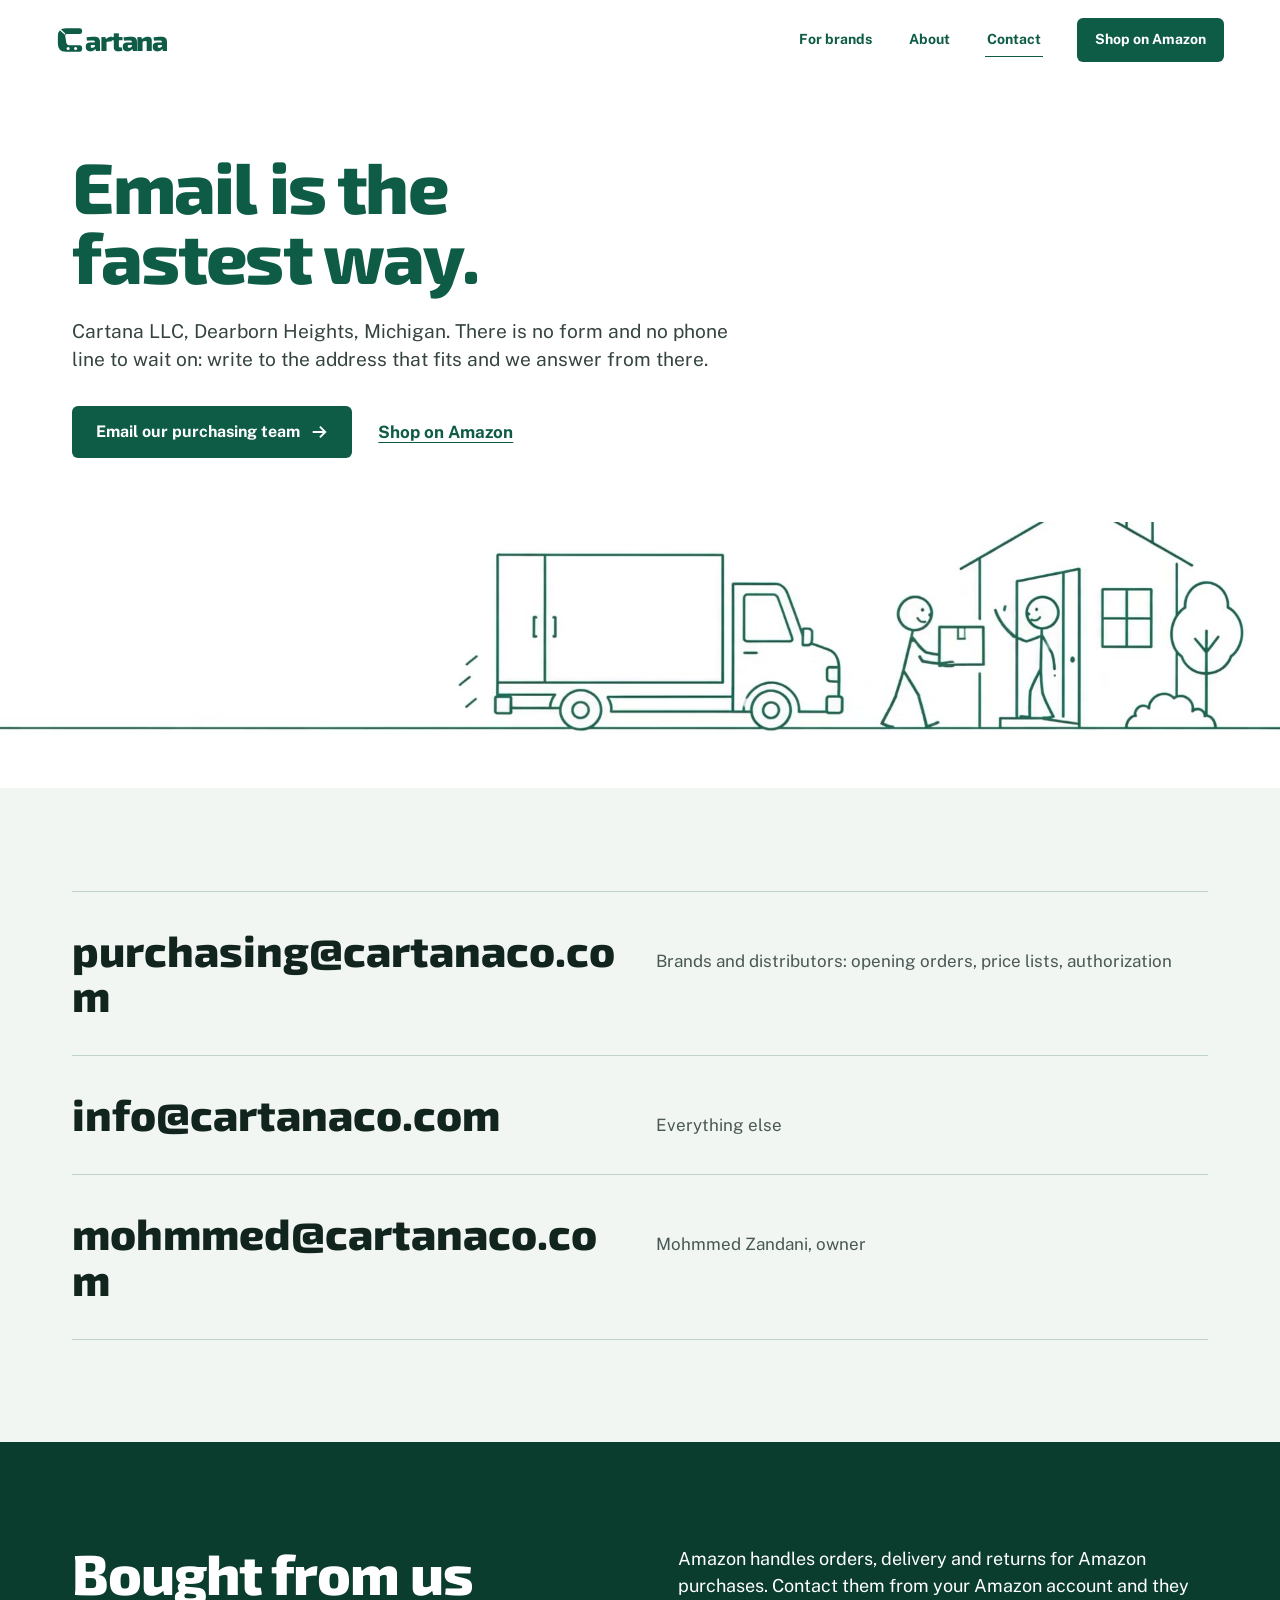
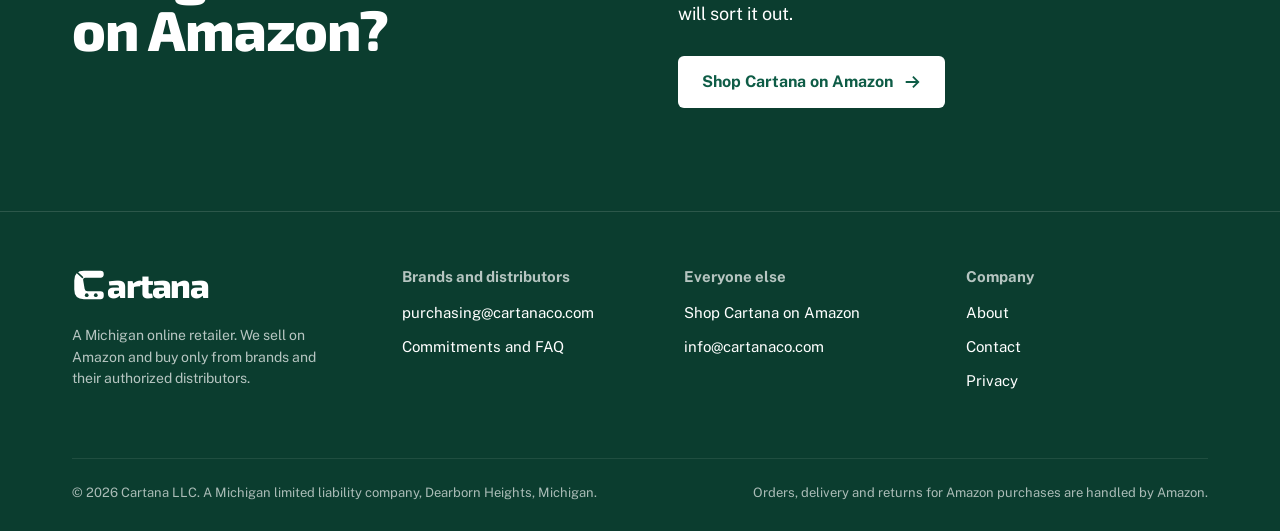
<file: contact.html>
<!doctype html>
<html lang="en">
<head>
<meta charset="utf-8">
<meta name="viewport" content="width=device-width, initial-scale=1">
<title>Contact Cartana LLC | Purchasing, general and owner email</title>
<meta name="description" content="Email Cartana LLC: purchasing@cartanaco.com for brands and distributors, info@cartanaco.com for everything else. Dearborn Heights, Michigan.">
<link rel="canonical" href="https://cartanaco.com/contact.html">
<meta property="og:type" content="website">
<meta property="og:site_name" content="Cartana LLC">
<meta property="og:title" content="Contact Cartana LLC | Purchasing, general and owner email">
<meta property="og:description" content="Email Cartana LLC: purchasing@cartanaco.com for brands and distributors, info@cartanaco.com for everything else. Dearborn Heights, Michigan.">
<meta property="og:url" content="https://cartanaco.com/contact.html">
<meta property="og:image" content="https://cartanaco.com/assets/brand/og.png">
<meta property="og:image:width" content="1200">
<meta property="og:image:height" content="630">
<meta name="twitter:card" content="summary_large_image">
<meta name="theme-color" content="#ffffff">
<link rel="icon" href="assets/brand/favicon.svg" type="image/svg+xml">
<link rel="apple-touch-icon" href="assets/brand/cartana-icon-180.png">
<link rel="preload" href="assets/fonts/exo2-800.woff2" as="font" type="font/woff2" crossorigin>
<link rel="preload" href="assets/fonts/publicsans.woff2" as="font" type="font/woff2" crossorigin>
<link rel="stylesheet" href="assets/css/site.css">
<script src="assets/js/site.js" defer></script>
<script type="application/ld+json">{"@context":"https://schema.org","@type":"Organization","name":"Cartana LLC","alternateName":"Cartana","url":"https://cartanaco.com/","logo":"https://cartanaco.com/assets/brand/cartana-icon-512.png","email":"info@cartanaco.com","description":"Cartana LLC is a Michigan online retailer that sells on Amazon and buys only from brands and their authorized distributors.","areaServed":"US","address":{"@type":"PostalAddress","addressLocality":"Dearborn Heights","addressRegion":"MI","addressCountry":"US"},"contactPoint":[{"@type":"ContactPoint","contactType":"purchasing","email":"purchasing@cartanaco.com"},{"@type":"ContactPoint","contactType":"customer support","email":"info@cartanaco.com"}],"sameAs":["https://www.amazon.com/sp?seller=A2I8DEJ6YLMYXH"]}</script>
</head>
<body>
<a class="skip" href="#main">Skip to content</a>
<svg width="0" height="0" style="position:absolute" aria-hidden="true" focusable="false"><defs><mask id="ct-cut"><rect width="120" height="120" fill="#fff"/><circle cx="52" cy="96" r="6.5" fill="#000"/><circle cx="84" cy="96" r="6.5" fill="#000"/><path d="M37 33 L15 13" stroke="#000" stroke-width="5.5" stroke-linecap="round"/></mask><symbol id="ct-mark" viewBox="0 0 120 120"><path mask="url(#ct-cut)" d="M42 10 H101 Q112 10 112 21 V23 Q112 34 101 34 H47 Q38 34 39.476 42.874 L44.524 73.126 Q46 82 55 82 H101 Q112 82 112 93 V99 Q112 110 101 110 H42 Q8 110 8 76 V44 Q8 10 42 10 Z"/></symbol></defs></svg>
<header class="top"><a class="wm" href="index.html" aria-label="Cartana, home"><svg viewBox="0 0 120 120" aria-hidden="true" focusable="false"><use href="#ct-mark"/></svg><span aria-hidden="true">artana</span></a><button class="menu" type="button" aria-expanded="false" aria-controls="nav">Menu</button><nav id="nav" aria-label="Main">
<a href="brands.html">For brands</a>
<a href="about.html">About</a>
<a href="contact.html" aria-current="page">Contact</a>
<a class="amz" href="https://www.amazon.com/sp?seller=A2I8DEJ6YLMYXH" rel="noopener">Shop on Amazon</a></nav></header>
<main id="main">
<section class="phero short end" data-nav="light"><div class="wrap"><h1><span>Email is the</span><span>fastest way.</span></h1><p class="lead">Cartana LLC, Dearborn Heights, Michigan. There is no form and no phone line to wait on: write to the address that fits and we answer from there.</p><div class="actions"><a class="btn " href="mailto:purchasing@cartanaco.com?subject=Opening%20order%20inquiry&body=Hello%20Cartana%20purchasing%20team%2C%0D%0A%0D%0AI%20represent%20%5Bbrand%20or%20company%20name%5D.%20We%20would%20like%20to%20talk%20about%20an%20opening%20order.%0D%0A%0D%0APlease%20find%20our%20price%20list%2C%20minimum%20order%2C%20MAP%20%2F%20marketplace%20policy%20and%20product%20data%20(UPC%2C%20case%20pack).%20Distributors%3A%20our%20brand%20authorization%20letter%20is%20attached.%0D%0A%0D%0AThank%20you%2C%0D%0A%5BYour%20name%5D">Email our purchasing team <svg viewBox="0 0 20 20" aria-hidden="true" fill="none" stroke="currentColor" stroke-width="2"><path d="M3 10h13M11 4l6 6-6 6"/></svg></a><a class="lnk" href="https://www.amazon.com/sp?seller=A2I8DEJ6YLMYXH" rel="noopener">Shop on Amazon</a></div></div></section>
<section class="sec mail" data-nav="light" aria-label="Email addresses"><div class="wrap">
<a class="row rv" href="mailto:purchasing@cartanaco.com?subject=Opening%20order%20inquiry&body=Hello%20Cartana%20purchasing%20team%2C%0D%0A%0D%0AI%20represent%20%5Bbrand%20or%20company%20name%5D.%20We%20would%20like%20to%20talk%20about%20an%20opening%20order.%0D%0A%0D%0APlease%20find%20our%20price%20list%2C%20minimum%20order%2C%20MAP%20%2F%20marketplace%20policy%20and%20product%20data%20(UPC%2C%20case%20pack).%20Distributors%3A%20our%20brand%20authorization%20letter%20is%20attached.%0D%0A%0D%0AThank%20you%2C%0D%0A%5BYour%20name%5D"><span class="addr">purchasing@cartanaco.com</span><span class="why">Brands and distributors: opening orders, price lists, authorization</span></a>
<a class="row rv" href="mailto:info@cartanaco.com?subject=Question%20for%20Cartana&body=Hello%20Cartana%2C%0D%0A%0D%0A%5BYour%20question%5D%0D%0A%0D%0AThank%20you%2C%0D%0A%5BYour%20name%5D"><span class="addr">info@cartanaco.com</span><span class="why">Everything else</span></a>
<a class="row rv" href="mailto:mohmmed@cartanaco.com?subject=Note%20for%20Mohmmed%20Zandani&body=Hello%20Mohmmed%2C%0D%0A%0D%0A%5BYour%20message%5D%0D%0A%0D%0AThank%20you%2C%0D%0A%5BYour%20name%5D"><span class="addr">mohmmed@cartanaco.com</span><span class="why">Mohmmed Zandani, owner</span></a></div></section>
<section class="sec dk" data-nav="dark" aria-labelledby="am-h"><div class="wrap"><div class="two eq"><h2 class="d rv" id="am-h"><span>Bought from us</span><span>on Amazon?</span></h2><div class="copy"><p class="rv">Amazon handles orders, delivery and returns for Amazon purchases. Contact them from your Amazon account and they will sort it out.</p><div class="actions rv" style="margin-top:28px"><a class="btn lt" href="https://www.amazon.com/sp?seller=A2I8DEJ6YLMYXH" rel="noopener">Shop Cartana on Amazon <svg viewBox="0 0 20 20" aria-hidden="true" fill="none" stroke="currentColor" stroke-width="2"><path d="M3 10h13M11 4l6 6-6 6"/></svg></a></div></div></div></div></section>
</main>
<footer class="ft" data-nav="dark"><div class="wrap"><div class="ft-grid">
<div><a class="wm" href="index.html" aria-label="Cartana, home"><svg viewBox="0 0 120 120" aria-hidden="true" focusable="false"><use href="#ct-mark"/></svg><span aria-hidden="true">artana</span></a><p class="tag">A Michigan online retailer. We sell on Amazon and buy only from brands and their authorized distributors.</p></div>
<div><h4>Brands and distributors</h4><ul><li><a href="mailto:purchasing@cartanaco.com">purchasing@cartanaco.com</a></li><li><a href="brands.html">Commitments and FAQ</a></li></ul></div>
<div><h4>Everyone else</h4><ul><li><a href="https://www.amazon.com/sp?seller=A2I8DEJ6YLMYXH" rel="noopener">Shop Cartana on Amazon</a></li><li><a href="mailto:info@cartanaco.com">info@cartanaco.com</a></li></ul></div>
<div><h4>Company</h4><ul><li><a href="about.html">About</a></li><li><a href="contact.html">Contact</a></li><li><a href="privacy.html">Privacy</a></li></ul></div>
</div><div class="ft-legal"><span>&copy; 2026 Cartana LLC. A Michigan limited liability company, Dearborn Heights, Michigan.</span><span>Orders, delivery and returns for Amazon purchases are handled by Amazon.</span></div></div></footer>
</body>
</html>
</file>
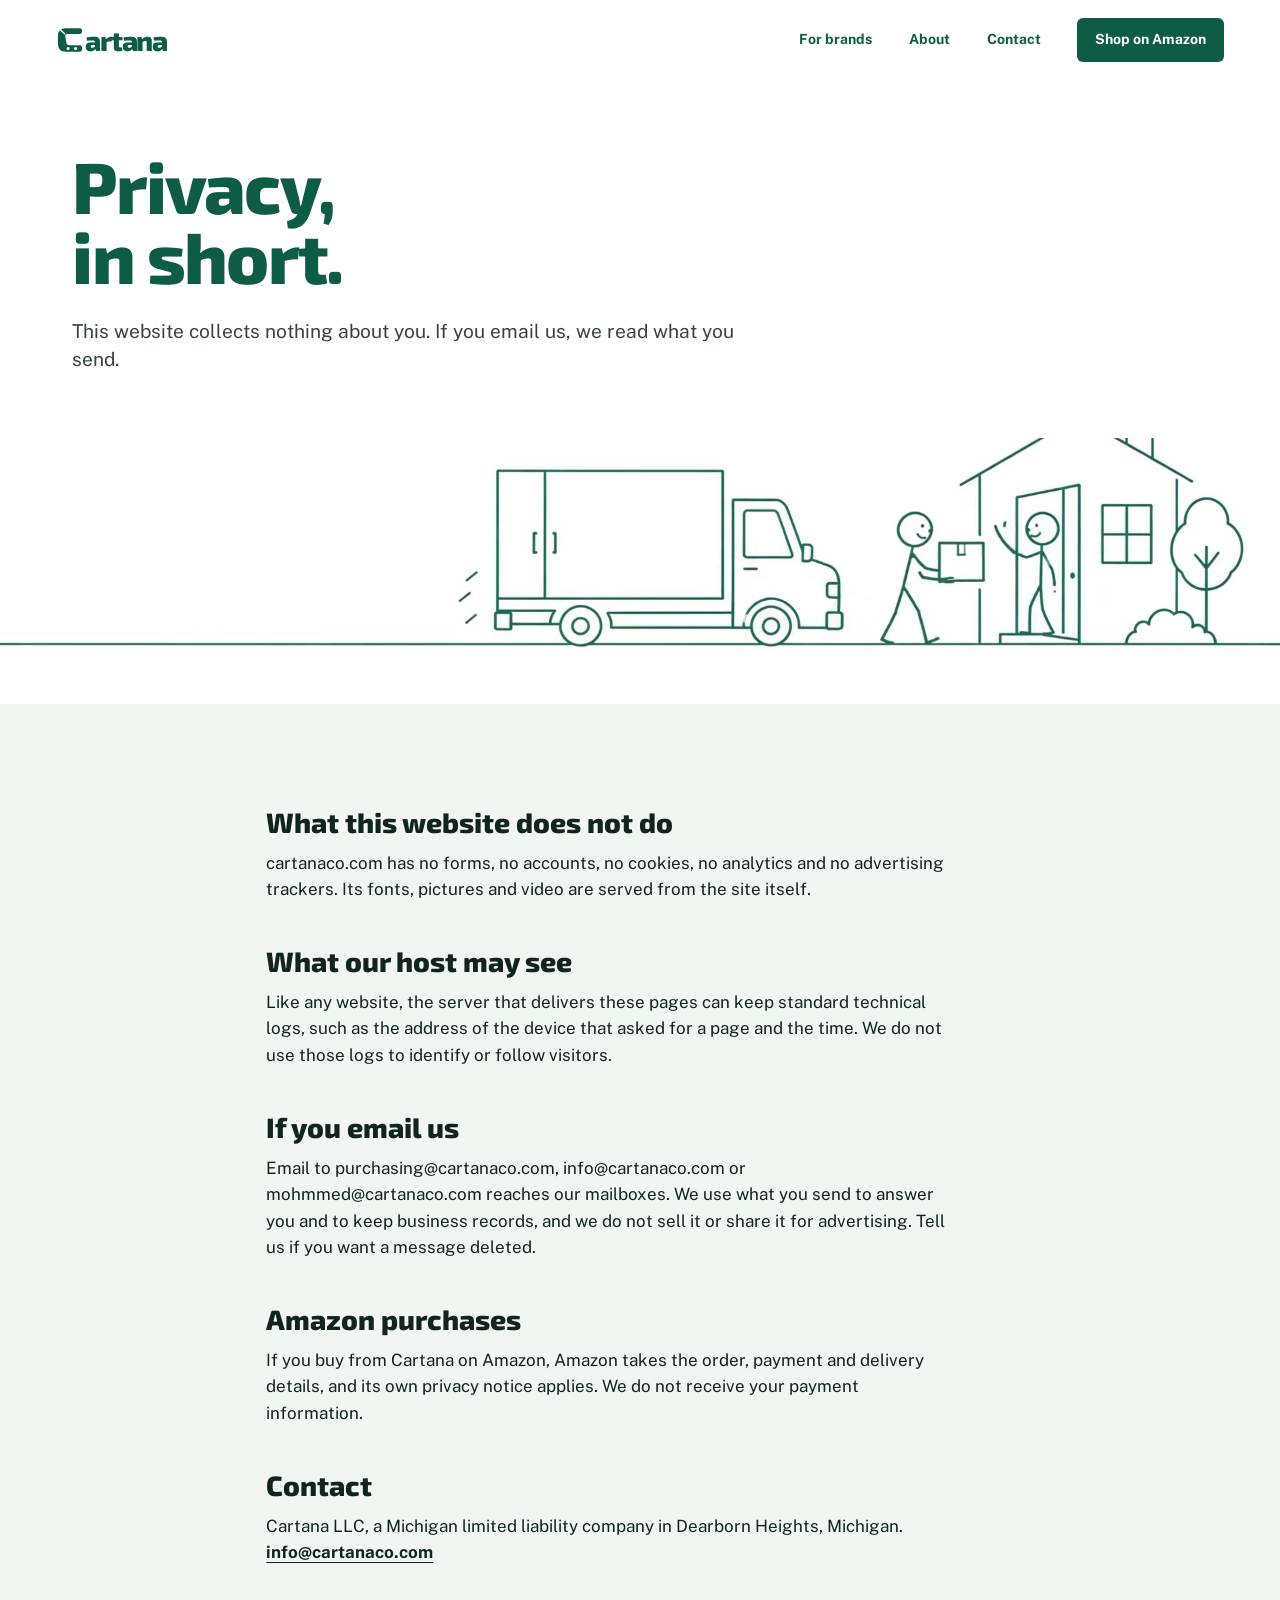
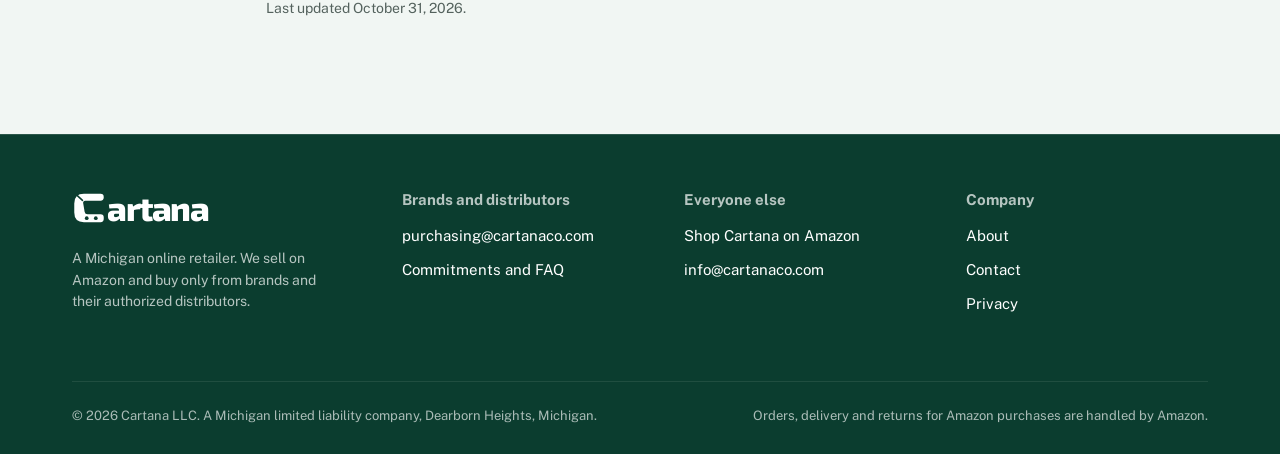
<file: privacy.html>
<!doctype html>
<html lang="en">
<head>
<meta charset="utf-8">
<meta name="viewport" content="width=device-width, initial-scale=1">
<title>Privacy | Cartana LLC</title>
<meta name="description" content="Cartana LLC privacy in short: this website has no forms, accounts, cookies or analytics. If you email us, we read what you send.">
<link rel="canonical" href="https://cartanaco.com/privacy.html">
<meta property="og:type" content="website">
<meta property="og:site_name" content="Cartana LLC">
<meta property="og:title" content="Privacy | Cartana LLC">
<meta property="og:description" content="Cartana LLC privacy in short: this website has no forms, accounts, cookies or analytics. If you email us, we read what you send.">
<meta property="og:url" content="https://cartanaco.com/privacy.html">
<meta property="og:image" content="https://cartanaco.com/assets/brand/og.png">
<meta property="og:image:width" content="1200">
<meta property="og:image:height" content="630">
<meta name="twitter:card" content="summary_large_image">
<meta name="theme-color" content="#ffffff">
<link rel="icon" href="assets/brand/favicon.svg" type="image/svg+xml">
<link rel="apple-touch-icon" href="assets/brand/cartana-icon-180.png">
<link rel="preload" href="assets/fonts/exo2-800.woff2" as="font" type="font/woff2" crossorigin>
<link rel="preload" href="assets/fonts/publicsans.woff2" as="font" type="font/woff2" crossorigin>
<link rel="stylesheet" href="assets/css/site.css">
<script src="assets/js/site.js" defer></script>
<script type="application/ld+json">{"@context":"https://schema.org","@type":"Organization","name":"Cartana LLC","alternateName":"Cartana","url":"https://cartanaco.com/","logo":"https://cartanaco.com/assets/brand/cartana-icon-512.png","email":"info@cartanaco.com","description":"Cartana LLC is a Michigan online retailer that sells on Amazon and buys only from brands and their authorized distributors.","areaServed":"US","address":{"@type":"PostalAddress","addressLocality":"Dearborn Heights","addressRegion":"MI","addressCountry":"US"},"contactPoint":[{"@type":"ContactPoint","contactType":"purchasing","email":"purchasing@cartanaco.com"},{"@type":"ContactPoint","contactType":"customer support","email":"info@cartanaco.com"}],"sameAs":["https://www.amazon.com/sp?seller=A2I8DEJ6YLMYXH"]}</script>
</head>
<body>
<a class="skip" href="#main">Skip to content</a>
<svg width="0" height="0" style="position:absolute" aria-hidden="true" focusable="false"><defs><mask id="ct-cut"><rect width="120" height="120" fill="#fff"/><circle cx="52" cy="96" r="6.5" fill="#000"/><circle cx="84" cy="96" r="6.5" fill="#000"/><path d="M37 33 L15 13" stroke="#000" stroke-width="5.5" stroke-linecap="round"/></mask><symbol id="ct-mark" viewBox="0 0 120 120"><path mask="url(#ct-cut)" d="M42 10 H101 Q112 10 112 21 V23 Q112 34 101 34 H47 Q38 34 39.476 42.874 L44.524 73.126 Q46 82 55 82 H101 Q112 82 112 93 V99 Q112 110 101 110 H42 Q8 110 8 76 V44 Q8 10 42 10 Z"/></symbol></defs></svg>
<header class="top"><a class="wm" href="index.html" aria-label="Cartana, home"><svg viewBox="0 0 120 120" aria-hidden="true" focusable="false"><use href="#ct-mark"/></svg><span aria-hidden="true">artana</span></a><button class="menu" type="button" aria-expanded="false" aria-controls="nav">Menu</button><nav id="nav" aria-label="Main">
<a href="brands.html">For brands</a>
<a href="about.html">About</a>
<a href="contact.html">Contact</a>
<a class="amz" href="https://www.amazon.com/sp?seller=A2I8DEJ6YLMYXH" rel="noopener">Shop on Amazon</a></nav></header>
<main id="main">
<section class="phero short end" data-nav="light"><div class="wrap"><h1><span>Privacy,</span><span>in short.</span></h1><p class="lead">This website collects nothing about you. If you email us, we read what you send.</p></div></section>
<section class="sec legal" data-nav="light"><div class="wrap" style="max-width:860px">
<h2>What this website does not do</h2><p>cartanaco.com has no forms, no accounts, no cookies, no analytics and no advertising trackers. Its fonts, pictures and video are served from the site itself.</p>
<h2>What our host may see</h2><p>Like any website, the server that delivers these pages can keep standard technical logs, such as the address of the device that asked for a page and the time. We do not use those logs to identify or follow visitors.</p>
<h2>If you email us</h2><p>Email to purchasing@cartanaco.com, info@cartanaco.com or mohmmed@cartanaco.com reaches our mailboxes. We use what you send to answer you and to keep business records, and we do not sell it or share it for advertising. Tell us if you want a message deleted.</p>
<h2>Amazon purchases</h2><p>If you buy from Cartana on Amazon, Amazon takes the order, payment and delivery details, and its own privacy notice applies. We do not receive your payment information.</p>
<h2>Contact</h2><p>Cartana LLC, a Michigan limited liability company in Dearborn Heights, Michigan. <a class="lnk" href="mailto:info@cartanaco.com">info@cartanaco.com</a></p>
<p style="margin-top:32px;font-size:14px;opacity:.7">Last updated October 31, 2026.</p></div></section>
</main>
<footer class="ft" data-nav="dark"><div class="wrap"><div class="ft-grid">
<div><a class="wm" href="index.html" aria-label="Cartana, home"><svg viewBox="0 0 120 120" aria-hidden="true" focusable="false"><use href="#ct-mark"/></svg><span aria-hidden="true">artana</span></a><p class="tag">A Michigan online retailer. We sell on Amazon and buy only from brands and their authorized distributors.</p></div>
<div><h4>Brands and distributors</h4><ul><li><a href="mailto:purchasing@cartanaco.com">purchasing@cartanaco.com</a></li><li><a href="brands.html">Commitments and FAQ</a></li></ul></div>
<div><h4>Everyone else</h4><ul><li><a href="https://www.amazon.com/sp?seller=A2I8DEJ6YLMYXH" rel="noopener">Shop Cartana on Amazon</a></li><li><a href="mailto:info@cartanaco.com">info@cartanaco.com</a></li></ul></div>
<div><h4>Company</h4><ul><li><a href="about.html">About</a></li><li><a href="contact.html">Contact</a></li><li><a href="privacy.html">Privacy</a></li></ul></div>
</div><div class="ft-legal"><span>&copy; 2026 Cartana LLC. A Michigan limited liability company, Dearborn Heights, Michigan.</span><span>Orders, delivery and returns for Amazon purchases are handled by Amazon.</span></div></div></footer>
</body>
</html>
</file>
<file: assets/css/site.css>
/* Cartana LLC v4. Fine-line green-on-white scroll hero (Higgsfield line-art clip, scrubbed) + matching inner pages. */
@font-face{font-family:"Exo 2";src:url(../fonts/exo2-800.woff2) format("woff2");font-weight:800;font-style:normal;font-display:swap}
@font-face{font-family:"Public Sans";src:url(../fonts/publicsans.woff2) format("woff2");font-weight:100 900;font-style:normal;font-display:swap}

:root{
  --black:#0B3D2F;--cream:#ffffff;--white:#ffffff;--cloud:#F1F6F3;--ink:#12241E;--green:#0E5C46;--grey:#5E7068;
  --display:"Exo 2","Arial Narrow",Arial,sans-serif;--text:"Public Sans",system-ui,-apple-system,"Segoe UI",Arial,sans-serif;
  --vh:100vh;
  /* design unit: 1280x800 canvas; 800u = one viewport height */
  --u:min(calc(var(--vh) / 800),calc(100vw / 716));
  --gut:clamp(22px,4.4vw,64px);
}
@supports (height:100lvh){:root{--vh:100lvh}}
@media (max-width:609px),(orientation:portrait){:root{--u:min(calc(100vw / 390),1.6px)}}

*,*::before,*::after{box-sizing:border-box}
html{-webkit-text-size-adjust:100%;overflow-x:clip;background:#fff}
body{margin:0;font:400 17px/1.55 var(--text);color:var(--ink);background:#fff;overflow-x:clip;-webkit-font-smoothing:antialiased}
img,svg,video{display:block;max-width:100%}
a{color:inherit}
h1,h2,h3,p,ul,ol{margin:0}
ul,ol{padding:0;list-style:none}
:focus-visible{outline:3px solid #2E9A75;outline-offset:3px}
.skip{position:absolute;left:12px;top:-60px;z-index:100;background:var(--white);color:var(--ink);padding:10px 16px;border-radius:6px;font-weight:700}
.skip:focus{top:12px}
.vh{position:absolute;width:1px;height:1px;overflow:hidden;clip:rect(0 0 0 0);white-space:nowrap}

/* ---------- navigation ---------- */
.top{position:fixed;inset:0 0 auto 0;z-index:50;display:flex;align-items:center;justify-content:space-between;gap:24px;padding:18px var(--gut);color:var(--cream);transition:color .35s,background-color .35s}
.top.lt{color:var(--green)}
.wm{display:inline-flex;align-items:center;text-decoration:none;font:800 28px/1 var(--display);letter-spacing:-.045em;gap:1px}
.wm svg{height:1em;width:1em;fill:currentColor}
.top nav{display:flex;align-items:center;gap:clamp(18px,2.6vw,38px);font-weight:700;font-size:14px}
.top nav a{text-decoration:none;padding:8px 2px;position:relative}
.top nav a:not(.amz)::after{content:"";position:absolute;left:0;right:0;bottom:2px;height:1px;background:currentColor;transform:scaleX(0);transform-origin:left;transition:transform .3s}
.top nav a:not(.amz):hover::after,.top nav a[aria-current]::after{transform:scaleX(1)}
.amz{background:var(--green);color:#fff;padding:11px 18px!important;border-radius:6px;text-shadow:none;transition:background-color .25s}
.amz:hover{background:#0b4a39}

.menu{display:none;background:none;border:1px solid currentColor;color:inherit;font:700 14px var(--text);padding:9px 14px;border-radius:6px;cursor:pointer}
@media (max-width:700px){
  .menu{display:inline-block}
  .top nav{position:fixed;inset:0;background:var(--black);color:var(--cream);flex-direction:column;align-items:flex-start;justify-content:center;gap:6px;padding:0 var(--gut);font-size:30px;font-family:var(--display);font-weight:800;opacity:0;visibility:hidden;transition:opacity .3s,visibility .3s}
  .top.open nav{opacity:1;visibility:visible}
  .top.open{color:var(--cream)!important}
  .top.open .menu,.top.open .wm{position:relative;z-index:2}
  .top nav a{padding:10px 0}
  .top nav .amz{font:700 17px var(--text);margin-top:18px;padding:14px 22px!important}
}

/* ---------- buttons ---------- */
.btn{display:inline-flex;align-items:center;gap:10px;min-height:52px;padding:0 24px;border-radius:6px;background:var(--green);color:#fff;font:700 16px/1 var(--text);text-decoration:none;transition:background-color .25s,transform .25s;text-shadow:none}
.btn:hover{background:#0b4a39}
.btn svg{width:18px;height:18px;transition:transform .25s}
.btn:hover svg{transform:translateX(3px)}
.btn.lt{background:var(--white);color:var(--green);box-shadow:none}
.btn.lt:hover{background:#fff}
.lnk{font-weight:700;text-decoration:underline;text-underline-offset:4px;text-decoration-thickness:1px}
.actions{display:flex;flex-wrap:wrap;align-items:center;gap:14px 26px}

/* ---------- index: short scroll hero ---------- */
.track{position:relative;background:#fff;height:calc(var(--vh) * 2.1)}
.scene{position:sticky;top:0;height:var(--vh);overflow:hidden;background:#fff url(../media/lineart-poster.jpg) 50% 0/cover no-repeat}
.scene video{position:absolute;inset:0;width:100%;height:100%;object-fit:cover;object-position:50% 0;background:#fff}
.novideo .scene video,.still .scene video{display:none}
.intro{position:absolute;left:0;right:0;top:clamp(84px,calc(var(--vh) * .13),132px);z-index:2;text-align:center;padding-inline:var(--gut);color:var(--green)}
.eyebrow{font:600 15px/1.4 var(--text);color:var(--grey)}
.intro h1{margin-top:14px;font:800 clamp(30px,3.5vw,56px)/1.04 var(--display);letter-spacing:-.02em;color:var(--green)}
.intro h1 span{display:block}
.intro .sub{margin:16px auto 0;max-width:52ch;font-size:clamp(15px,1.15vw,17px);line-height:1.5;color:var(--ink);opacity:.8}
.intro .actions{margin-top:22px;justify-content:center}
.hint{position:absolute;left:50%;bottom:22px;transform:translateX(-50%);font:600 14px/1 var(--text);color:var(--grey);transition:opacity .4s}
.hint::after{content:"";display:block;width:1px;height:28px;margin:10px auto 0;background:currentColor;transform-origin:top;animation:hint 1.8s ease-in-out infinite}
@keyframes hint{0%{transform:scaleY(0)}50%{transform:scaleY(1)}100%{transform:scaleY(1);opacity:0}}
.scrolled .hint{opacity:0}
@media (max-width:609px),(orientation:portrait){
  .track{height:calc(var(--vh) * 2.3)}
  .scene{background:#fff url(../media/lineart-poster.jpg) 50% calc(var(--vh) * .9 - 85.5vw)/200vw 112.5vw no-repeat}
  .hint{display:none}
  /* 200vw wide clip: ground line (76% down the frame) sits at 90% of the screen */
  .scene video{inset:auto;left:50%;top:calc(var(--vh) * .9 - 85.5vw);width:200vw;max-width:none;height:112.5vw;transform:translateX(-50%);object-fit:fill}
  .intro{top:clamp(86px,calc(var(--vh) * .12),120px);text-align:left}
  .intro h1{font-size:clamp(26px,7.3vw,44px)}
  .intro .sub{margin-left:0;font-size:16px}
  .intro .actions{justify-content:flex-start}
}

/* ---------- index: commitments ---------- */
.pillars{background:#fff;padding:clamp(70px,8vw,120px) 0 clamp(80px,9vw,130px)}
.pillars h2.d{color:var(--green)}
.pillars ul{display:grid;grid-template-columns:repeat(5,1fr);gap:28px;margin-top:clamp(36px,4vw,60px)}
.pillars li{border-top:1px solid var(--green);padding-top:22px}
.pillars svg{width:34px;height:34px;fill:none;stroke:var(--green);stroke-width:1.4;stroke-linecap:round;stroke-linejoin:round;margin-bottom:18px}
.pillars h3{font:700 18px/1.25 var(--text);color:var(--green)}
.pillars p{margin-top:10px;font-size:16px;line-height:1.55;opacity:.82}
.pillars p a{text-decoration:underline;text-underline-offset:3px;overflow-wrap:anywhere}
@media (max-width:1100px){.pillars ul{grid-template-columns:repeat(3,1fr);gap:36px 28px}}
@media (max-width:700px){.pillars ul{grid-template-columns:1fr}}

/* ---------- index: records and sell ---------- */
.trust{position:relative;z-index:3;color:var(--ink)}
.trust-in{background:var(--cloud);padding:clamp(70px,8vw,120px) 0 140px}
.wrap{max-width:1248px;margin:0 auto;padding-inline:var(--gut)}
.head{display:grid;grid-template-columns:1fr 300px;gap:48px;align-items:end;padding-bottom:44px;border-bottom:1px solid rgba(14,92,70,.22)}
h2.d{font:800 clamp(34px,4.4vw,60px)/1 var(--display);letter-spacing:-.02em}
h2.d span{display:block}
.head .note{font-size:15px;line-height:1.55;opacity:.75}
.rows li{display:grid;grid-template-columns:260px 1fr;gap:24px;padding:44px 0;border-bottom:1px solid rgba(14,92,70,.22)}
.rows .lab{font-weight:700;font-size:16px;line-height:1.35;color:var(--green)}
.rows .lab small{display:block;margin-top:6px;font-weight:400;font-size:14px;opacity:.75;color:var(--ink)}
.rows .val{font-size:clamp(17px,1.6vw,21px);line-height:1.42;max-width:680px}
.rows.tight li{padding:26px 0}
.block{padding-top:clamp(80px,9vw,140px)}
.sell{display:grid;grid-template-columns:1fr 1fr;gap:48px;align-items:start}
.sell ul li{font:800 clamp(24px,2.8vw,38px)/1.1 var(--display);padding:20px 0;border-bottom:1px solid rgba(14,92,70,.22);color:var(--green)}
.sell ul li:first-child{border-top:1px solid rgba(14,92,70,.22)}
.sell p.lead{margin-top:24px;max-width:36ch;font-size:18px}
.sell .actions{margin-top:32px}
.cta{background:var(--green);color:#fff;padding:clamp(90px,12vw,170px) 0}
.cta h2{font:800 clamp(44px,8vw,120px)/.96 var(--display);letter-spacing:-.02em;max-width:12ch}
.cta p{margin-top:28px;max-width:52ch;font-size:clamp(17px,1.5vw,20px);opacity:.88}
.cta .actions{margin-top:40px}

/* ---------- footer ---------- */
.ft{background:var(--black);color:var(--cream);padding:0 0 28px;border-top:1px solid rgba(247,245,239,.14)}
.ft-grid{display:grid;grid-template-columns:1.2fr 1fr 1fr 1fr;gap:40px;padding-block:56px}
.ft .wm{font-size:34px}
.ft p.tag{margin-top:16px;font-size:14px;opacity:.7;max-width:30ch}
.ft h4{margin:0 0 14px;font:700 15px var(--text);opacity:.7}
.ft li{margin-bottom:8px}
.ft a{text-decoration:none;font-size:15px}
.ft a:hover{text-decoration:underline;text-underline-offset:4px}
.ft-legal{display:flex;flex-wrap:wrap;justify-content:space-between;gap:8px 32px;padding-top:24px;border-top:1px solid rgba(247,245,239,.14);font-size:13px;opacity:.65}

/* ---------- inner pages ---------- */
.phero{position:relative;background:#fff;color:var(--green);padding:150px 0 0}
.phero::after{content:"";display:block;height:clamp(96px,20.8vw,330px);margin-top:clamp(36px,5vw,72px);background:var(--band,url(../media/band-start.jpg)) 50% 100%/cover no-repeat}
.phero .wrap{position:relative;width:100%}
.phero h1{font:800 clamp(40px,6.4vw,92px)/.98 var(--display);letter-spacing:-.025em}
.phero h1 span{display:block}
.phero .lead{margin-top:26px;max-width:56ch;font-size:clamp(17px,1.5vw,20px);color:var(--ink);opacity:.85}
.phero .actions{margin-top:32px}
.phero .facts{display:grid;grid-template-columns:repeat(auto-fit,minmax(190px,1fr));gap:20px 32px;margin-top:44px;padding-top:24px;border-top:1px solid rgba(14,92,70,.22);font-size:14px;color:var(--ink)}
.phero .facts dt{opacity:.75;font-size:14px;font-weight:600}
.phero .facts dd{margin:4px 0 0;font-weight:700;font-size:15px}
.phero.short h1{font-size:clamp(38px,5.6vw,80px)}
.sec{padding:clamp(70px,8vw,120px) 0;background:var(--cloud)}
.sec.dk{background:var(--black);color:var(--cream)}
.sec.dk .rows li,.sec.dk .head,.sec.dk .rows{border-color:rgba(247,245,239,.18)}
.sec.dk .rows .lab,.sec.dk .rows .lab small{color:inherit}
.sec.gr{background:var(--green);color:#fff}
.sec .two{display:grid;grid-template-columns:5fr 7fr;gap:clamp(32px,6vw,96px);align-items:start}
.sec .two.eq{grid-template-columns:1fr 1fr}
.sec h2.d{margin-bottom:0}
.copy p{font-size:18px;max-width:60ch}
.copy p+p{margin-top:20px}
.lead{font-size:clamp(18px,1.6vw,21px);line-height:1.5;max-width:52ch}
.sec .two>div>.lead{margin-top:22px}
.asks{display:grid;grid-template-columns:repeat(2,1fr);gap:0 40px}
.asks div{padding:26px 0;border-top:1px solid rgba(247,245,239,.18)}
.asks h3{font:700 19px/1.25 var(--text);margin-bottom:6px}
.asks p{opacity:.8;font-size:16px}
.steps{display:grid;grid-template-columns:repeat(4,1fr);gap:32px;counter-reset:none;margin-top:clamp(36px,4vw,64px)}
.steps li{border-top:1px solid rgba(14,92,70,.3);padding-top:20px}
.steps h3{font:800 24px/1.1 var(--display);margin-bottom:10px}
.steps p{font-size:16px;opacity:.86}
.faq details{border-bottom:1px solid rgba(14,92,70,.22)}
.faq details:first-child{border-top:1px solid rgba(14,92,70,.22)}
.faq summary{cursor:pointer;list-style:none;padding:22px 40px 22px 0;font:700 18px/1.35 var(--text);position:relative}
.faq summary::-webkit-details-marker{display:none}
.faq summary::after{content:"";position:absolute;right:6px;top:50%;width:10px;height:10px;border:solid currentColor;border-width:0 2px 2px 0;transform:translateY(-70%) rotate(45deg);transition:transform .25s}
.faq details[open] summary::after{transform:translateY(-30%) rotate(-135deg)}
.faq details p{padding:0 40px 24px 0;max-width:64ch}
.mail a.row{display:grid;grid-template-columns:1fr 1fr;gap:12px 32px;align-items:baseline;padding:36px 0;border-bottom:1px solid rgba(14,92,70,.22);text-decoration:none;transition:padding .3s}
.mail a.row:first-child{border-top:1px solid rgba(14,92,70,.22)}
.mail a.row:hover{padding-left:12px}
.mail .addr{font:800 clamp(24px,3.4vw,46px)/1.05 var(--display);overflow-wrap:anywhere}
.mail .why{opacity:.75}
.legal h2{font:800 28px/1.1 var(--display);margin:44px 0 12px}
.legal h2:first-child{margin-top:0}
.legal p{max-width:68ch;margin-bottom:12px}

/* opening-email builder */
.builder{display:grid;grid-template-columns:5fr 7fr;gap:clamp(32px,5vw,72px);align-items:start;margin-top:48px}
.builder fieldset{border:0;margin:0 0 28px;padding:0;min-width:0}
.builder legend{font-weight:700;padding:0;margin-bottom:12px}
.seg{display:grid;grid-template-columns:1fr 1fr}
.seg input{position:absolute;opacity:0;pointer-events:none}
.seg label{display:flex;align-items:center;justify-content:center;min-height:52px;padding:8px 14px;background:rgba(0,0,0,.28);font-weight:700;cursor:pointer;text-align:center;transition:background-color .2s,color .2s}
.seg label:first-of-type{border-radius:6px 0 0 6px}.seg label:last-of-type{border-radius:0 6px 6px 0}
.seg input:checked+label{background:#fff;color:var(--green)}
.seg input:focus-visible+label{outline:3px solid #7fd9b8;outline-offset:2px}
.f{margin-bottom:20px}
.f label{display:block;font-weight:700;margin-bottom:8px}
.f input{width:100%;min-height:52px;padding:0 14px;font:500 17px var(--text);color:var(--ink);background:#fff;border:0;border-radius:6px}
.chk{display:flex;gap:12px;align-items:flex-start;padding:7px 0;cursor:pointer;line-height:1.4}
.chk input{width:22px;height:22px;margin:1px 0 0;accent-color:#7fd9b8;flex:none}
.memo{background:#fff;color:var(--ink);padding:clamp(24px,3vw,44px);border-radius:6px}
.memo h3{font:800 24px/1.15 var(--display);margin-bottom:18px}
.memo .to{font-size:14px;opacity:.7;margin-bottom:16px}
.memo pre{margin:0;font:400 16px/1.6 var(--text);white-space:pre-wrap;word-break:break-word}
.memo .actions{margin-top:28px}

/* entrances (inner pages) */
.js .rv{opacity:0;transform:translateY(22px);transition:opacity .8s cubic-bezier(.2,.7,.2,1),transform .8s cubic-bezier(.2,.7,.2,1);transition-delay:var(--d,0ms)}
.js .rv.in{opacity:1;transform:none}

@media (max-width:900px){
  .head{grid-template-columns:1fr;gap:20px}
  .rows li{grid-template-columns:1fr;gap:14px;padding:32px 0}
  .sell,.sec .two,.sec .two.eq,.builder{grid-template-columns:1fr}
  .steps{grid-template-columns:1fr 1fr}
  .ft-grid{grid-template-columns:1fr 1fr}
  .asks{grid-template-columns:1fr}
  .mail a.row{grid-template-columns:1fr}
}
@media (max-width:540px){
  .steps{grid-template-columns:1fr}
  .ft-grid{grid-template-columns:1fr}
  .rows li{gap:12px}
  .trust-in{padding-bottom:90px}
}
@media (prefers-reduced-motion:reduce){
  *{scroll-behavior:auto!important}
  .js .rv{opacity:1;transform:none;transition:none}
}
.dkl li{font:800 clamp(24px,2.8vw,38px)/1.1 var(--display);padding:20px 0;border-bottom:1px solid rgba(247,245,239,.18)}
.dkl li:first-child{border-top:1px solid rgba(247,245,239,.18)}
.top.lt.bg{background:rgba(255,255,255,.88);-webkit-backdrop-filter:blur(14px);backdrop-filter:blur(14px)}
.phero.end::after{background-image:url(../media/band-end.jpg)}
</file>
